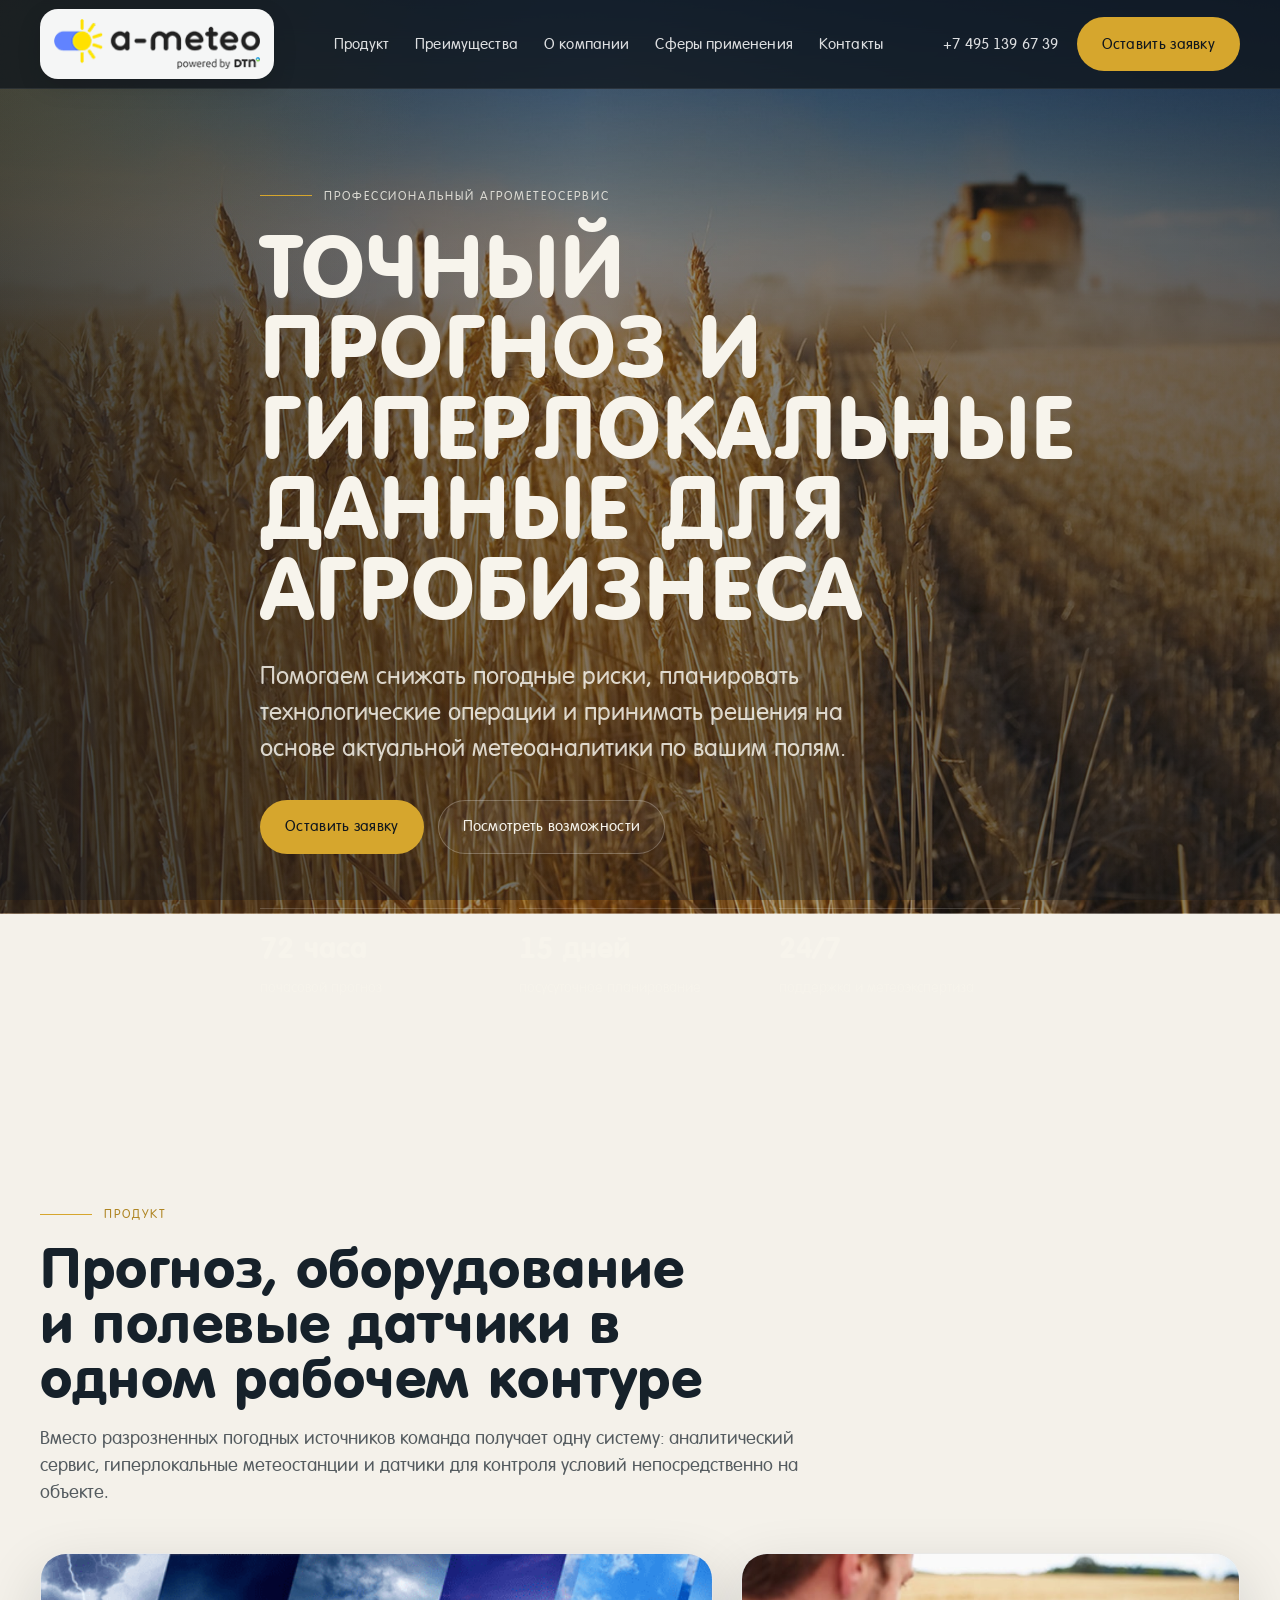
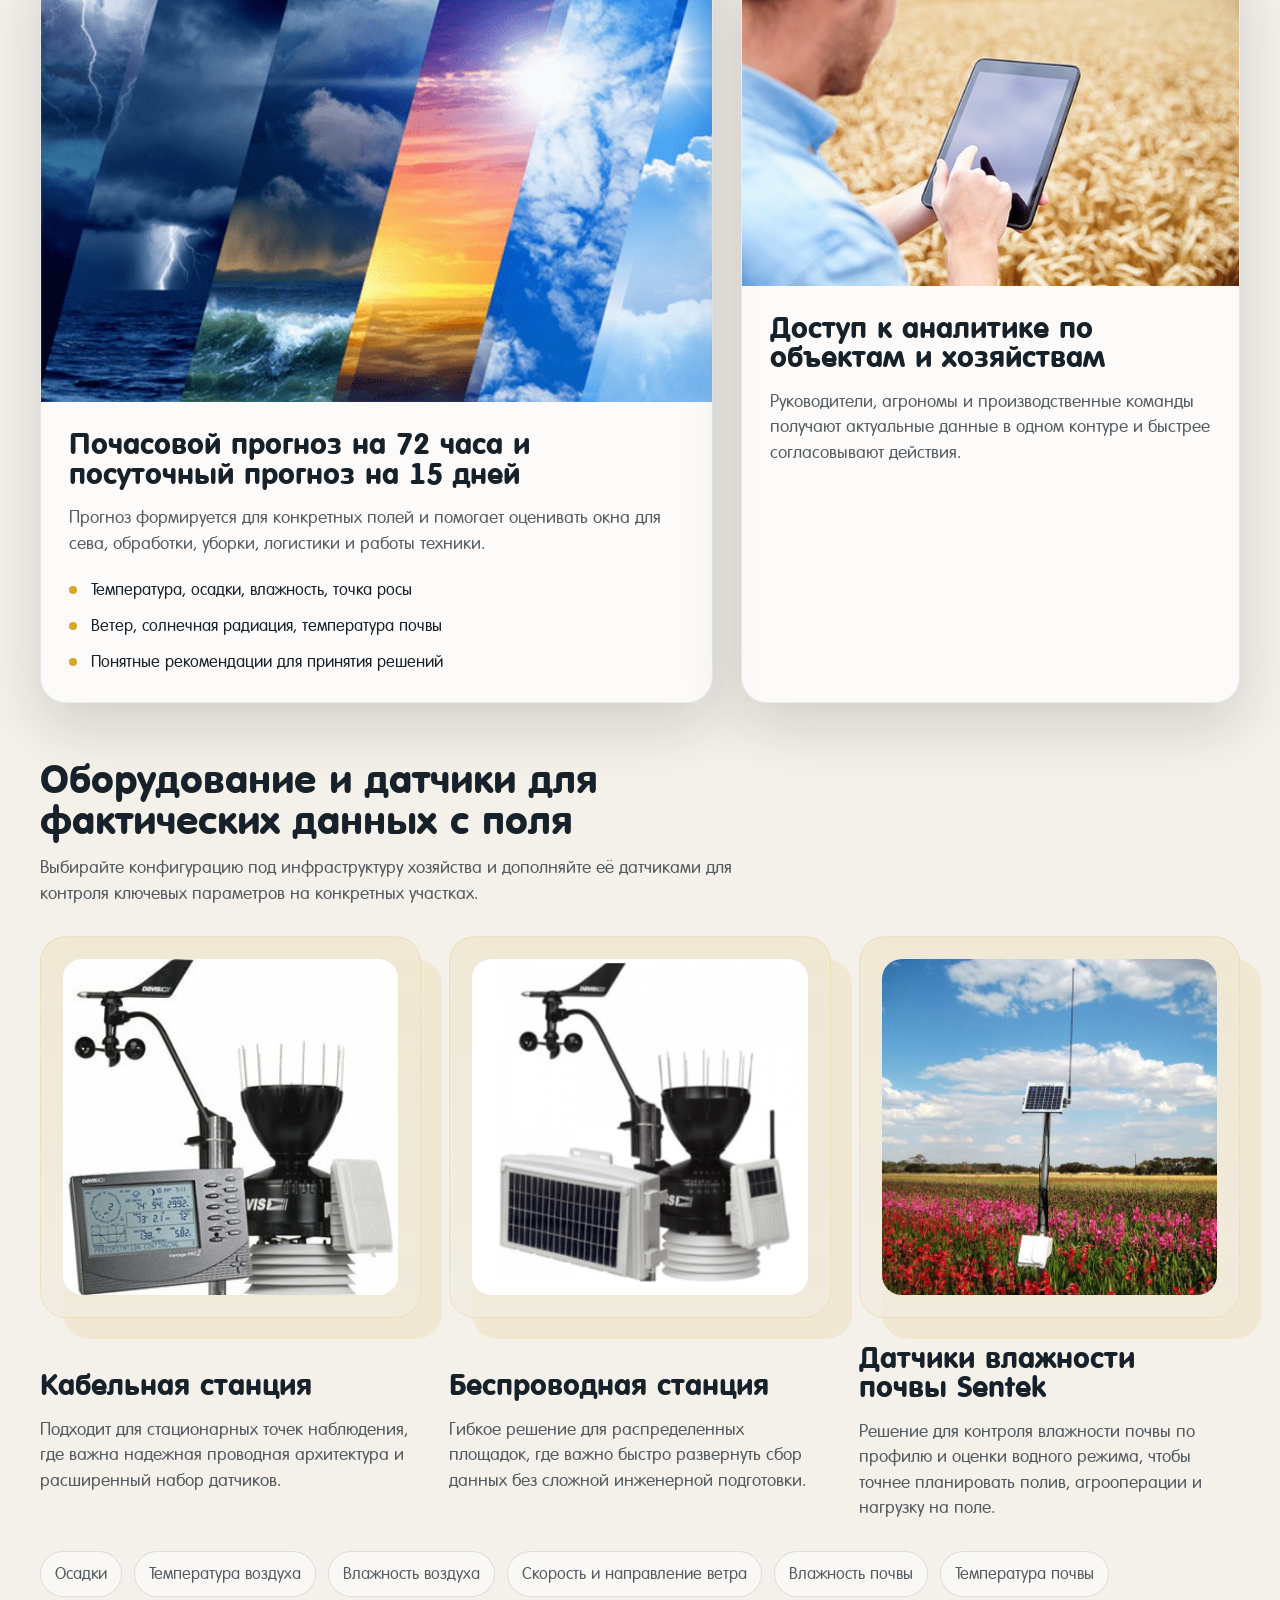
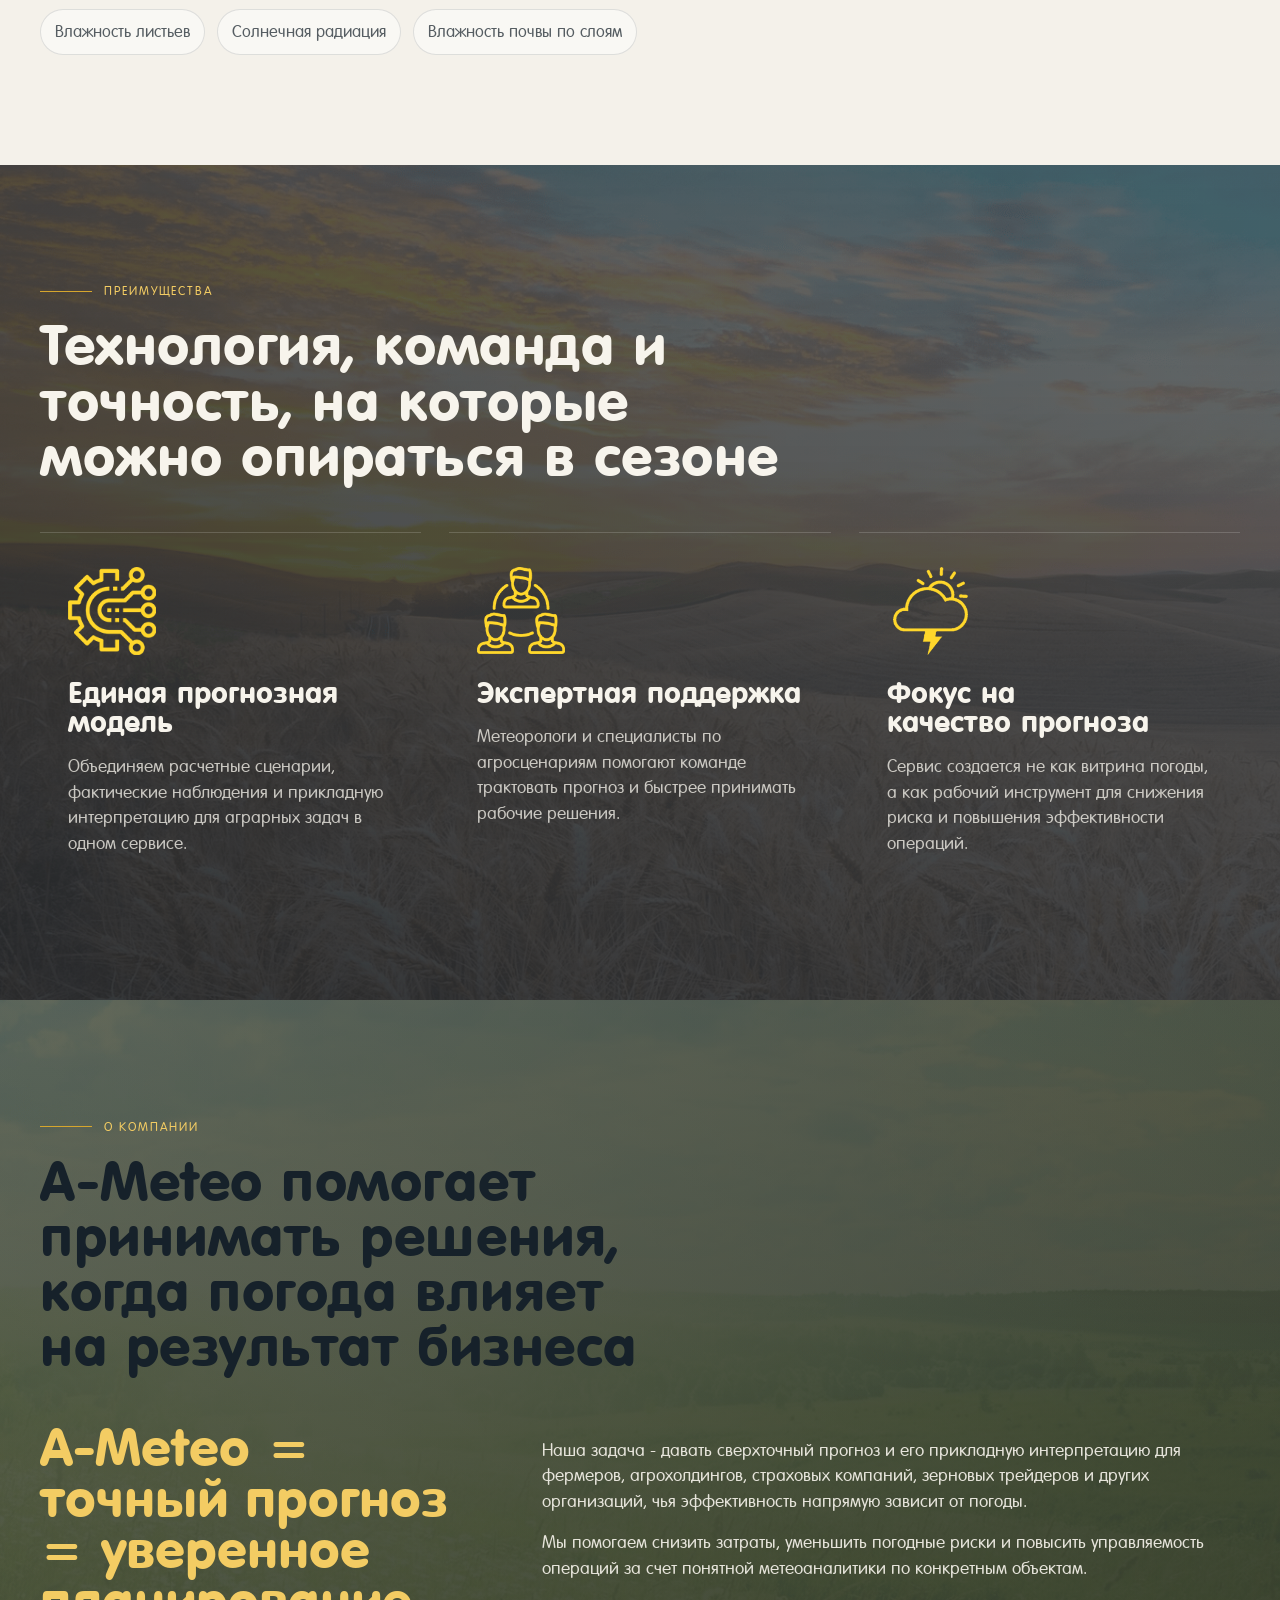
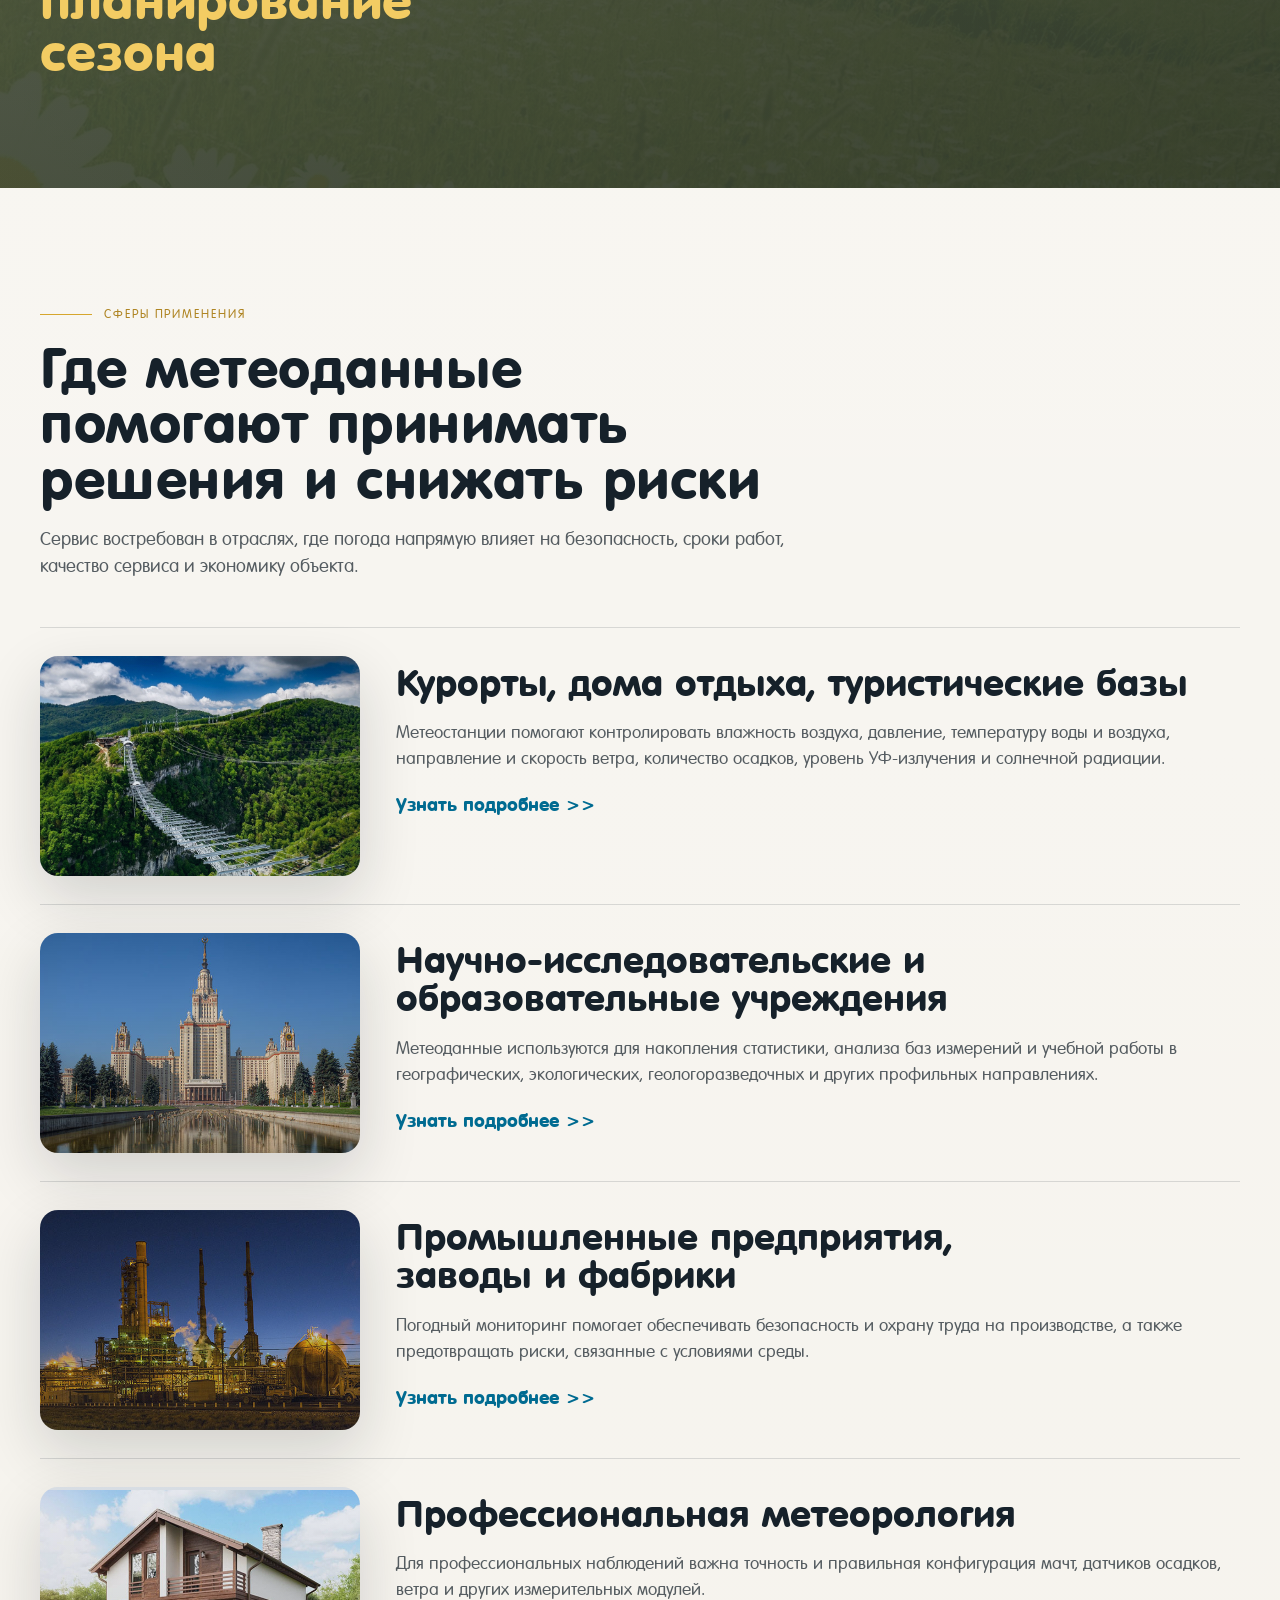
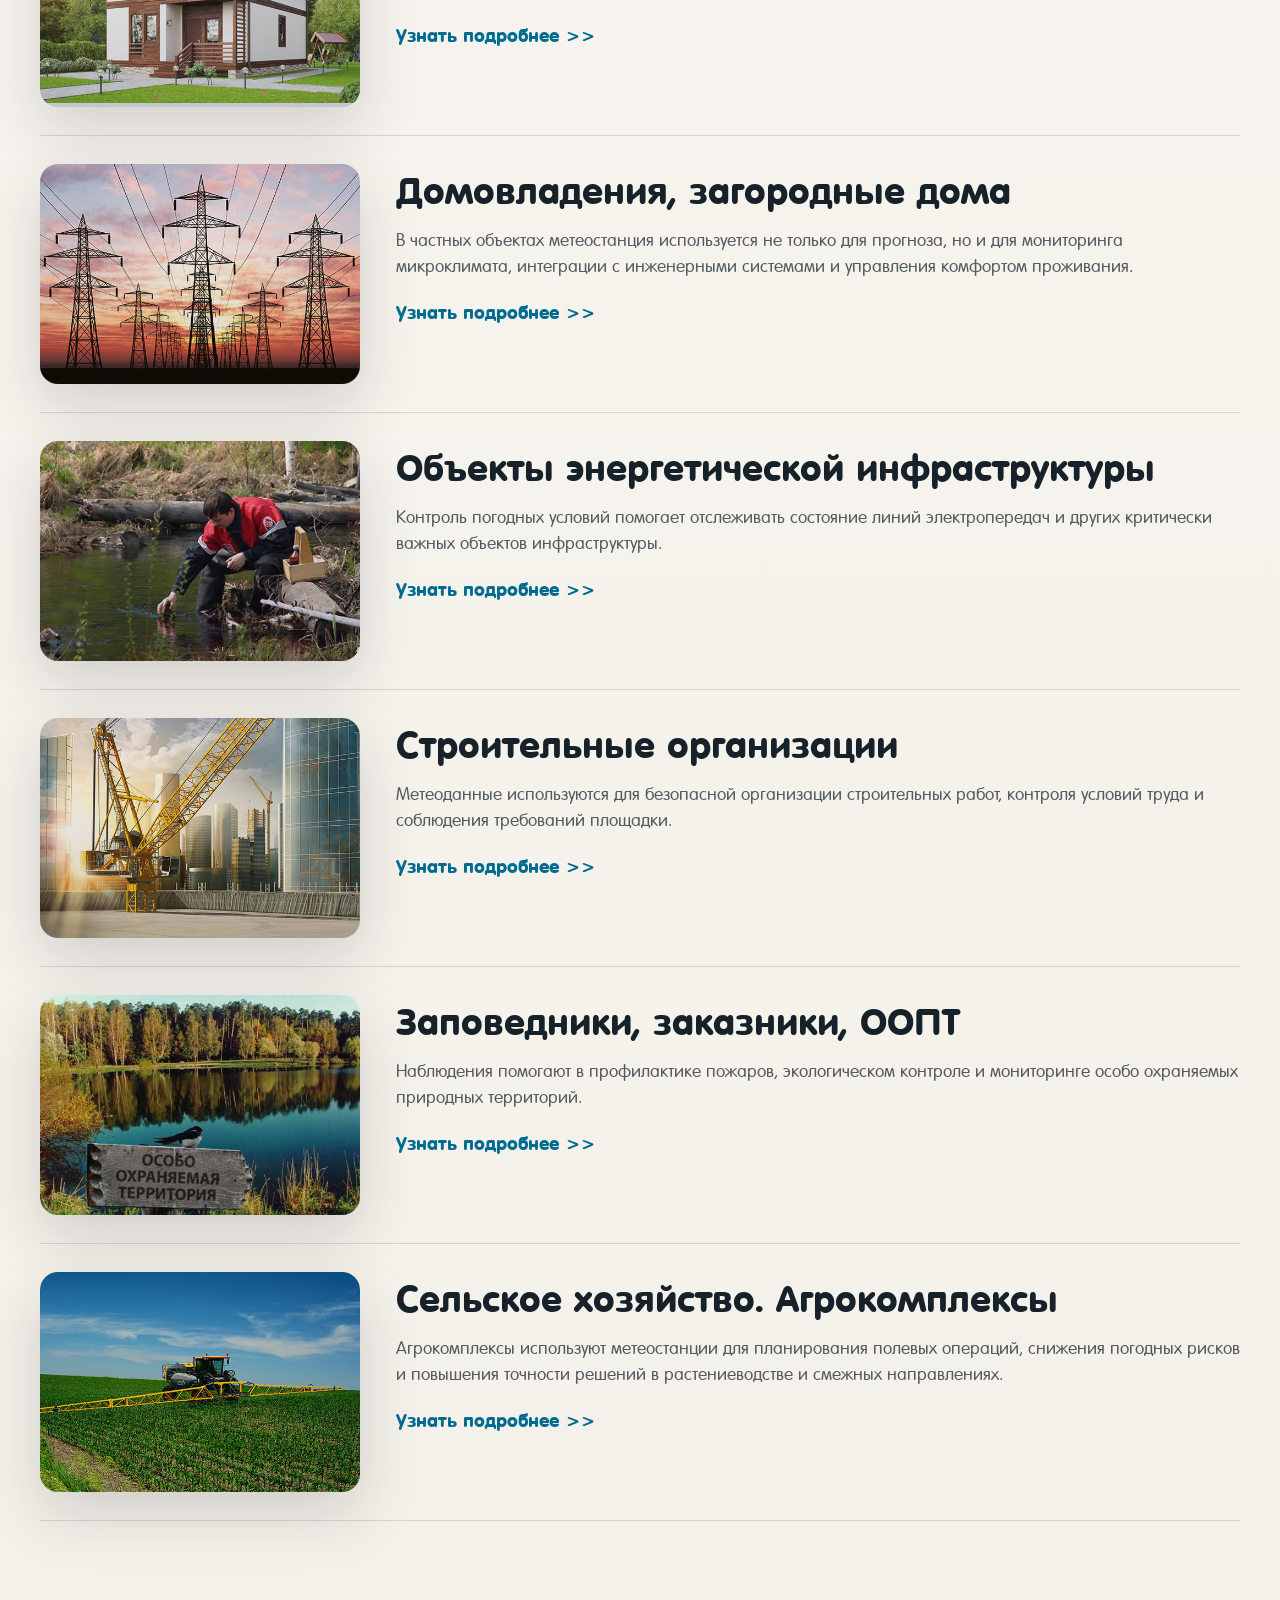
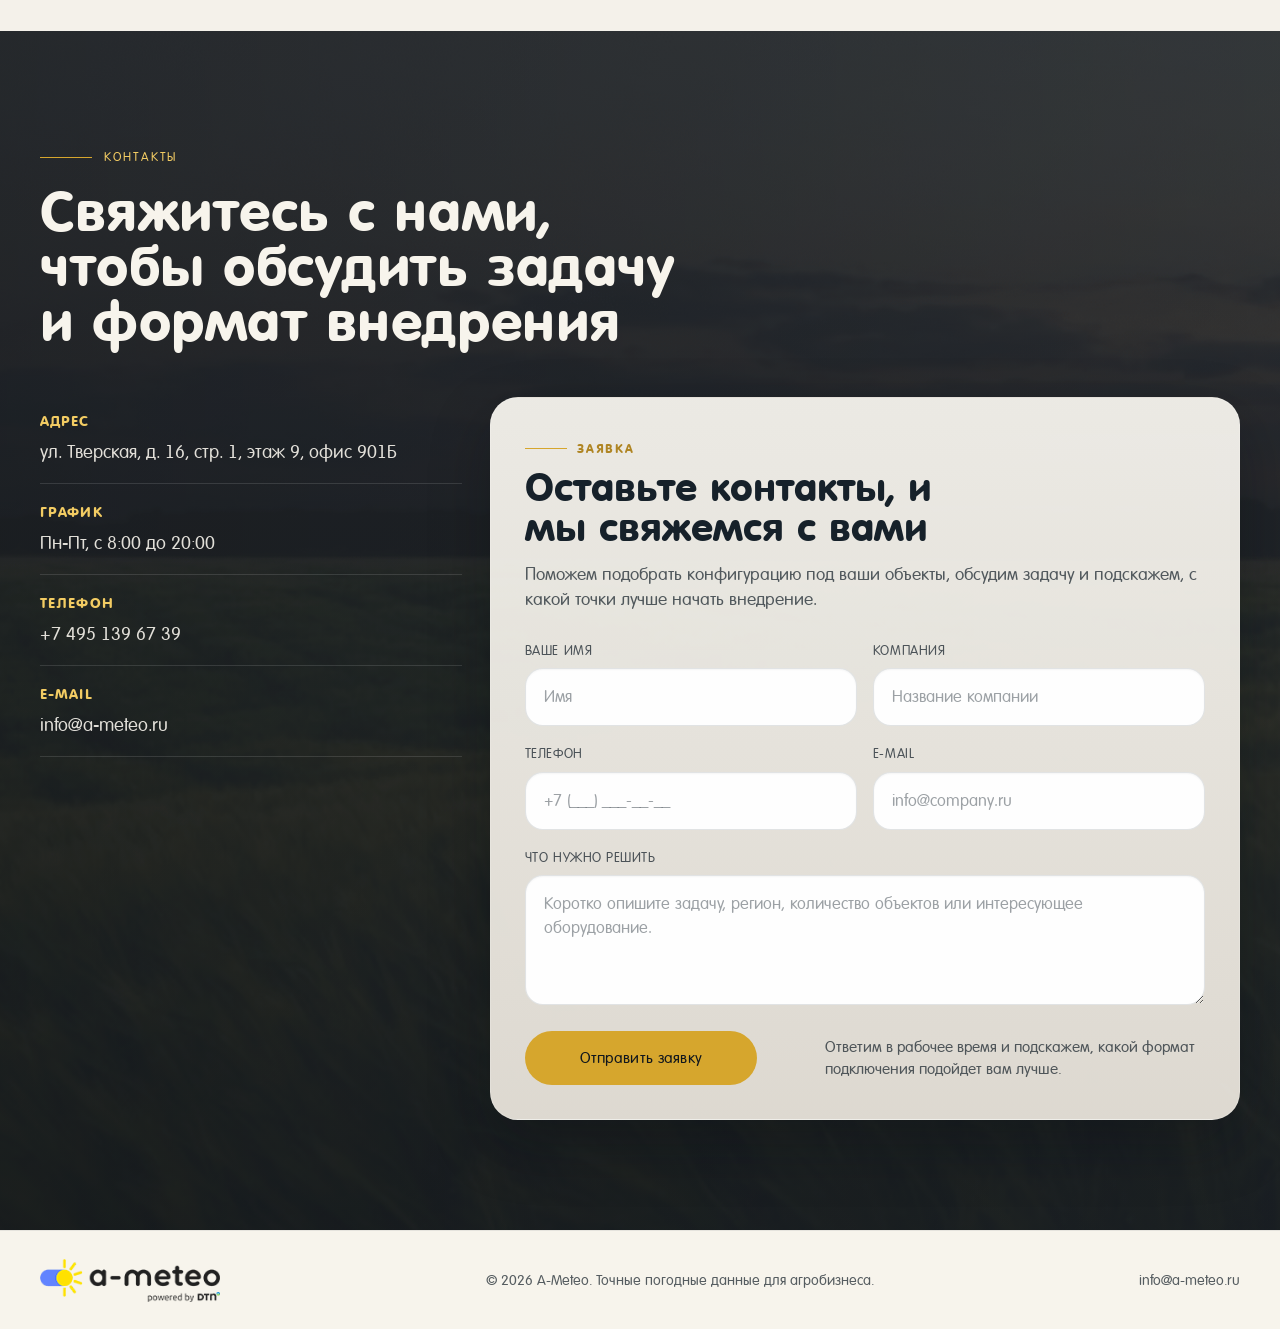
<file: index.html>
<!DOCTYPE html>
<html lang="ru">
<head>
  <meta charset="utf-8">
  <meta name="viewport" content="width=device-width, initial-scale=1">
  <meta name="color-scheme" content="light">
  <title>A-Meteo - точный агрометеосервис для планирования работ</title>
  <meta
    name="description"
    content="A-Meteo помогает агробизнесу принимать решения на основе точного прогноза, гиперлокальных метеостанций и профессиональной метеоаналитики."
  >
  <meta name="theme-color" content="#10161d">
  <link rel="apple-touch-icon" sizes="180x180" href="img/favicon/apple-touch-icon.png">
  <link rel="icon" type="image/png" sizes="32x32" href="img/favicon/favicon-32x32.png">
  <link rel="icon" type="image/png" sizes="16x16" href="img/favicon/favicon-16x16.png">
  <link rel="mask-icon" href="img/favicon/safari-pinned-tab.svg" color="#eb6246">
  <link rel="manifest" href="img/favicon/site.webmanifest">
  <link rel="shortcut icon" href="img/favicon/favicon.ico">
  <link rel="stylesheet" href="fonts/fonts.css">
  <link rel="stylesheet" href="css/main.css">
</head>
<body>
  <header class="site-header">
    <div class="container header-inner">
      <a class="brand" href="#top" aria-label="A-Meteo">
        <img src="img/logo.png" alt="A-Meteo">
      </a>
      <button class="nav-toggle" type="button" aria-expanded="false" aria-controls="site-nav">
        <span></span>
        <span></span>
      </button>
      <nav class="site-nav" id="site-nav">
        <a href="#solutions">Продукт</a>
        <a href="#advantages">Преимущества</a>
        <a href="#about">О компании</a>
        <a href="#applications">Сферы применения</a>
        <a href="#contacts">Контакты</a>
      </nav>
      <div class="header-actions">
        <a class="contact-link" href="tel:+74951396739">+7 495 139 67 39</a>
        <a class="button button-primary" href="#contacts">Оставить заявку</a>
      </div>
    </div>
  </header>

  <main id="top">
    <section class="hero section-dark">
      <div class="hero-media" aria-hidden="true"></div>
      <div class="hero-overlay" aria-hidden="true"></div>
      <div class="container hero-content">
        <div class="eyebrow reveal">Профессиональный агрометеосервис</div>
        <h1 class="reveal">
          Точный прогноз и гиперлокальные данные
          для агробизнеса
        </h1>
        <p class="hero-lead reveal">
          Помогаем снижать погодные риски, планировать технологические операции
          и принимать решения на основе актуальной метеоаналитики по вашим полям.
        </p>
        <div class="hero-actions reveal">
          <a class="button button-primary" href="#contacts">Оставить заявку</a>
          <a class="button button-secondary" href="#solutions">Посмотреть возможности</a>
        </div>
        <ul class="hero-metrics reveal">
          <li>
            <strong>72 часа</strong>
            <span>почасовой прогноз</span>
          </li>
          <li>
            <strong>15 дней</strong>
            <span>посусуточное планирование</span>
          </li>
          <li>
            <strong>24/7</strong>
            <span>поддержка и метеоэкспертиза</span>
          </li>
        </ul>
      </div>
    </section>

    <section class="section intro" id="solutions">
      <div class="container">
        <div class="section-head reveal">
          <span class="section-kicker">Продукт</span>
          <h2>Прогноз, оборудование и полевые датчики в одном рабочем контуре</h2>
          <p>
            Вместо разрозненных погодных источников команда получает одну систему:
            аналитический сервис, гиперлокальные метеостанции и датчики для контроля
            условий непосредственно на объекте.
          </p>
        </div>

        <div class="feature-grid">
          <article class="feature feature-large reveal">
            <div class="feature-image">
              <img src="img/prod_img_1.png" alt="Погодные сценарии">
            </div>
            <div class="feature-copy">
              <h3>Почасовой прогноз на 72 часа и посуточный прогноз на 15 дней</h3>
              <p>
                Прогноз формируется для конкретных полей и помогает оценивать окна
                для сева, обработки, уборки, логистики и работы техники.
              </p>
              <ul class="feature-list">
                <li>Температура, осадки, влажность, точка росы</li>
                <li>Ветер, солнечная радиация, температура почвы</li>
                <li>Понятные рекомендации для принятия решений</li>
              </ul>
            </div>
          </article>

          <article class="feature reveal">
            <div class="feature-image">
              <img src="img/prod_img_2.jpg" alt="Работа с полем и планшетом">
            </div>
            <div class="feature-copy">
              <h3>Доступ к аналитике по объектам и хозяйствам</h3>
              <p>
                Руководители, агрономы и производственные команды получают
                актуальные данные в одном контуре и быстрее согласовывают действия.
              </p>
            </div>
          </article>
        </div>

        <div class="section-subhead reveal">
          <h3>Оборудование и датчики для фактических данных с поля</h3>
          <p>
            Выбирайте конфигурацию под инфраструктуру хозяйства и дополняйте её
            датчиками для контроля ключевых параметров на конкретных участках.
          </p>
        </div>

        <div class="station-grid">
          <article class="station-card reveal">
            <div class="station-art">
              <img src="img/attachment.png" alt="Кабельная метеостанция">
            </div>
            <div class="station-copy">
              <h3>Кабельная станция</h3>
              <p>
                Подходит для стационарных точек наблюдения, где важна надежная
                проводная архитектура и расширенный набор датчиков.
              </p>
            </div>
          </article>

          <article class="station-card reveal">
            <div class="station-art">
              <img src="img/attachment_2.png" alt="Беспроводная метеостанция">
            </div>
            <div class="station-copy">
              <h3>Беспроводная станция</h3>
              <p>
                Гибкое решение для распределенных площадок, где важно быстро
                развернуть сбор данных без сложной инженерной подготовки.
              </p>
            </div>
          </article>

          <article class="station-card reveal">
            <div class="station-art">
              <img src="img/sentek.jpg" alt="Датчики влажности почвы Sentek">
            </div>
            <div class="station-copy">
              <h3>Датчики влажности почвы Sentek</h3>
              <p>
                Решение для контроля влажности почвы по профилю и оценки водного
                режима, чтобы точнее планировать полив, агрооперации и нагрузку на поле.
              </p>
            </div>
          </article>
        </div>

        <div class="sensor-strip reveal">
          <span>Осадки</span>
          <span>Температура воздуха</span>
          <span>Влажность воздуха</span>
          <span>Скорость и направление ветра</span>
          <span>Влажность почвы</span>
          <span>Температура почвы</span>
          <span>Влажность листьев</span>
          <span>Солнечная радиация</span>
          <span>Влажность почвы по слоям</span>
        </div>
      </div>
    </section>

    <section class="section section-dark advantages" id="advantages">
      <div class="advantages-media" aria-hidden="true"></div>
      <div class="advantages-overlay" aria-hidden="true"></div>
      <div class="container advantages-content">
        <div class="section-head reveal">
          <span class="section-kicker">Преимущества</span>
          <h2>Технология, команда и точность, на которые можно опираться в сезоне</h2>
        </div>

        <div class="advantage-grid">
          <article class="advantage-item reveal">
            <img src="img/advantage_icon_1.png" alt="">
            <h3>Единая прогнозная модель</h3>
            <p>
              Объединяем расчетные сценарии, фактические наблюдения и прикладную
              интерпретацию для аграрных задач в одном сервисе.
            </p>
          </article>

          <article class="advantage-item reveal">
            <img src="img/advantage_icon_2.png" alt="">
            <h3>Экспертная поддержка</h3>
            <p>
              Метеорологи и специалисты по агросценариям помогают команде
              трактовать прогноз и быстрее принимать рабочие решения.
            </p>
          </article>

          <article class="advantage-item reveal">
            <img src="img/advantage_icon_3.png" alt="">
            <h3>Фокус на качество прогноза</h3>
            <p>
              Сервис создается не как витрина погоды, а как рабочий инструмент
              для снижения риска и повышения эффективности операций.
            </p>
          </article>
        </div>
      </div>
    </section>

    <section class="section about" id="about">
      <div class="about-media" aria-hidden="true"></div>
      <div class="about-overlay" aria-hidden="true"></div>
      <div class="container about-content">
        <div class="section-head reveal">
          <span class="section-kicker">О компании</span>
          <h2>A-Meteo помогает принимать решения, когда погода влияет на результат бизнеса</h2>
        </div>

        <div class="about-grid">
          <div class="about-statement reveal">
            <p class="highlight">A-Meteo = точный прогноз = уверенное планирование сезона</p>
          </div>
          <div class="about-text reveal">
            <p>
              Наша задача - давать сверхточный прогноз и его прикладную интерпретацию
              для фермеров, агрохолдингов, страховых компаний, зерновых трейдеров и
              других организаций, чья эффективность напрямую зависит от погоды.
            </p>
            <p>
              Мы помогаем снизить затраты, уменьшить погодные риски и повысить
              управляемость операций за счет понятной метеоаналитики по конкретным объектам.
            </p>
          </div>
        </div>
      </div>
    </section>

    <section class="section applications" id="applications">
      <div class="container">
        <div class="section-head reveal">
          <span class="section-kicker">Сферы применения</span>
          <h2>Где метеоданные помогают принимать решения и снижать риски</h2>
          <p>
            Сервис востребован в отраслях, где погода напрямую влияет на безопасность,
            сроки работ, качество сервиса и экономику объекта.
          </p>
        </div>

        <div class="application-list">
          <article class="application-item reveal">
            <div class="application-thumb application-thumb-resort"></div>
            <div class="application-copy">
              <h3>Курорты, дома отдыха, туристические базы</h3>
              <p>
                Метеостанции помогают контролировать влажность воздуха, давление,
                температуру воды и воздуха, направление и скорость ветра, количество
                осадков, уровень УФ-излучения и солнечной радиации.
              </p>
              <a href="#contacts">Узнать подробнее &gt;&gt;</a>
            </div>
          </article>

          <article class="application-item reveal">
            <div class="application-thumb application-thumb-science"></div>
            <div class="application-copy">
              <h3>Научно-исследовательские и образовательные учреждения</h3>
              <p>
                Метеоданные используются для накопления статистики, анализа баз
                измерений и учебной работы в географических, экологических,
                геологоразведочных и других профильных направлениях.
              </p>
              <a href="#contacts">Узнать подробнее &gt;&gt;</a>
            </div>
          </article>

          <article class="application-item reveal">
            <div class="application-thumb application-thumb-industry"></div>
            <div class="application-copy">
              <h3>Промышленные предприятия, заводы и фабрики</h3>
              <p>
                Погодный мониторинг помогает обеспечивать безопасность и охрану труда
                на производстве, а также предотвращать риски, связанные с условиями среды.
              </p>
              <a href="#contacts">Узнать подробнее &gt;&gt;</a>
            </div>
          </article>

          <article class="application-item reveal">
            <div class="application-thumb application-thumb-meteo"></div>
            <div class="application-copy">
              <h3>Профессиональная метеорология</h3>
              <p>
                Для профессиональных наблюдений важна точность и правильная конфигурация
                мачт, датчиков осадков, ветра и других измерительных модулей.
              </p>
              <a href="#contacts">Узнать подробнее &gt;&gt;</a>
            </div>
          </article>

          <article class="application-item reveal">
            <div class="application-thumb application-thumb-home"></div>
            <div class="application-copy">
              <h3>Домовладения, загородные дома</h3>
              <p>
                В частных объектах метеостанция используется не только для прогноза,
                но и для мониторинга микроклимата, интеграции с инженерными системами
                и управления комфортом проживания.
              </p>
              <a href="#contacts">Узнать подробнее &gt;&gt;</a>
            </div>
          </article>

          <article class="application-item reveal">
            <div class="application-thumb application-thumb-energy"></div>
            <div class="application-copy">
              <h3>Объекты энергетической инфраструктуры</h3>
              <p>
                Контроль погодных условий помогает отслеживать состояние линий
                электропередач и других критически важных объектов инфраструктуры.
              </p>
              <a href="#contacts">Узнать подробнее &gt;&gt;</a>
            </div>
          </article>

          <article class="application-item reveal">
            <div class="application-thumb application-thumb-build"></div>
            <div class="application-copy">
              <h3>Строительные организации</h3>
              <p>
                Метеоданные используются для безопасной организации строительных работ,
                контроля условий труда и соблюдения требований площадки.
              </p>
              <a href="#contacts">Узнать подробнее &gt;&gt;</a>
            </div>
          </article>

          <article class="application-item reveal">
            <div class="application-thumb application-thumb-reserve"></div>
            <div class="application-copy">
              <h3>Заповедники, заказники, ООПТ</h3>
              <p>
                Наблюдения помогают в профилактике пожаров, экологическом контроле
                и мониторинге особо охраняемых природных территорий.
              </p>
              <a href="#contacts">Узнать подробнее &gt;&gt;</a>
            </div>
          </article>

          <article class="application-item reveal">
            <div class="application-thumb application-thumb-agro"></div>
            <div class="application-copy">
              <h3>Сельское хозяйство. Агрокомплексы</h3>
              <p>
                Агрокомплексы используют метеостанции для планирования полевых
                операций, снижения погодных рисков и повышения точности решений
                в растениеводстве и смежных направлениях.
              </p>
              <a href="#contacts">Узнать подробнее &gt;&gt;</a>
            </div>
          </article>
        </div>
      </div>
    </section>

    <section class="section contacts" id="contacts">
      <div class="contacts-media" aria-hidden="true"></div>
      <div class="contacts-overlay" aria-hidden="true"></div>
      <div class="container contacts-content">
        <div class="section-head reveal">
          <span class="section-kicker">Контакты</span>
          <h2>Свяжитесь с нами, чтобы обсудить задачу и формат внедрения</h2>
        </div>

        <div class="contacts-grid">
          <div class="contacts-list reveal">
            <div class="contact-row">
              <strong>Адрес</strong>
              <span>ул. Тверская, д. 16, стр. 1, этаж 9, офис 901Б</span>
            </div>
            <div class="contact-row">
              <strong>График</strong>
              <span>Пн-Пт, с 8:00 до 20:00</span>
            </div>
            <div class="contact-row">
              <strong>Телефон</strong>
              <a href="tel:+74951396739">+7 495 139 67 39</a>
            </div>
            <div class="contact-row">
              <strong>E-mail</strong>
              <a href="mailto:info@a-meteo.ru">info@a-meteo.ru</a>
            </div>
          </div>

          <form class="contact-form reveal" data-demo-form>
            <div class="contact-form-head">
              <span class="contact-form-kicker">Заявка</span>
              <h3>Оставьте контакты, и мы свяжемся с вами</h3>
              <p>
                Поможем подобрать конфигурацию под ваши объекты, обсудим задачу
                и подскажем, с какой точки лучше начать внедрение.
              </p>
            </div>

            <div class="contact-form-grid">
              <label class="field">
                <span>Ваше имя</span>
                <input type="text" name="name" placeholder="Имя" autocomplete="name">
              </label>
              <label class="field">
                <span>Компания</span>
                <input type="text" name="company" placeholder="Название компании" autocomplete="organization">
              </label>
              <label class="field">
                <span>Телефон</span>
                <input type="tel" name="phone" placeholder="+7 (___) ___-__-__" autocomplete="tel">
              </label>
              <label class="field">
                <span>E-mail</span>
                <input type="email" name="email" placeholder="info@company.ru" autocomplete="email">
              </label>
              <label class="field field-wide">
                <span>Что нужно решить</span>
                <textarea
                  name="message"
                  rows="4"
                  placeholder="Коротко опишите задачу, регион, количество объектов или интересующее оборудование."
                ></textarea>
              </label>
            </div>

            <div class="contact-form-actions">
              <button class="button button-primary" type="submit">Отправить заявку</button>
              <p>Ответим в рабочее время и подскажем, какой формат подключения подойдет вам лучше.</p>
            </div>
          </form>
        </div>
      </div>
    </section>
  </main>

  <footer class="site-footer">
    <div class="container footer-inner">
      <a class="brand footer-brand" href="#top" aria-label="A-Meteo">
        <img src="img/logo.png" alt="A-Meteo">
      </a>
      <p>© 2026 A-Meteo. Точные погодные данные для агробизнеса.</p>
      <a href="mailto:info@a-meteo.ru">info@a-meteo.ru</a>
    </div>
  </footer>

  <script src="js/main.js"></script>
</body>
</html>
</file>
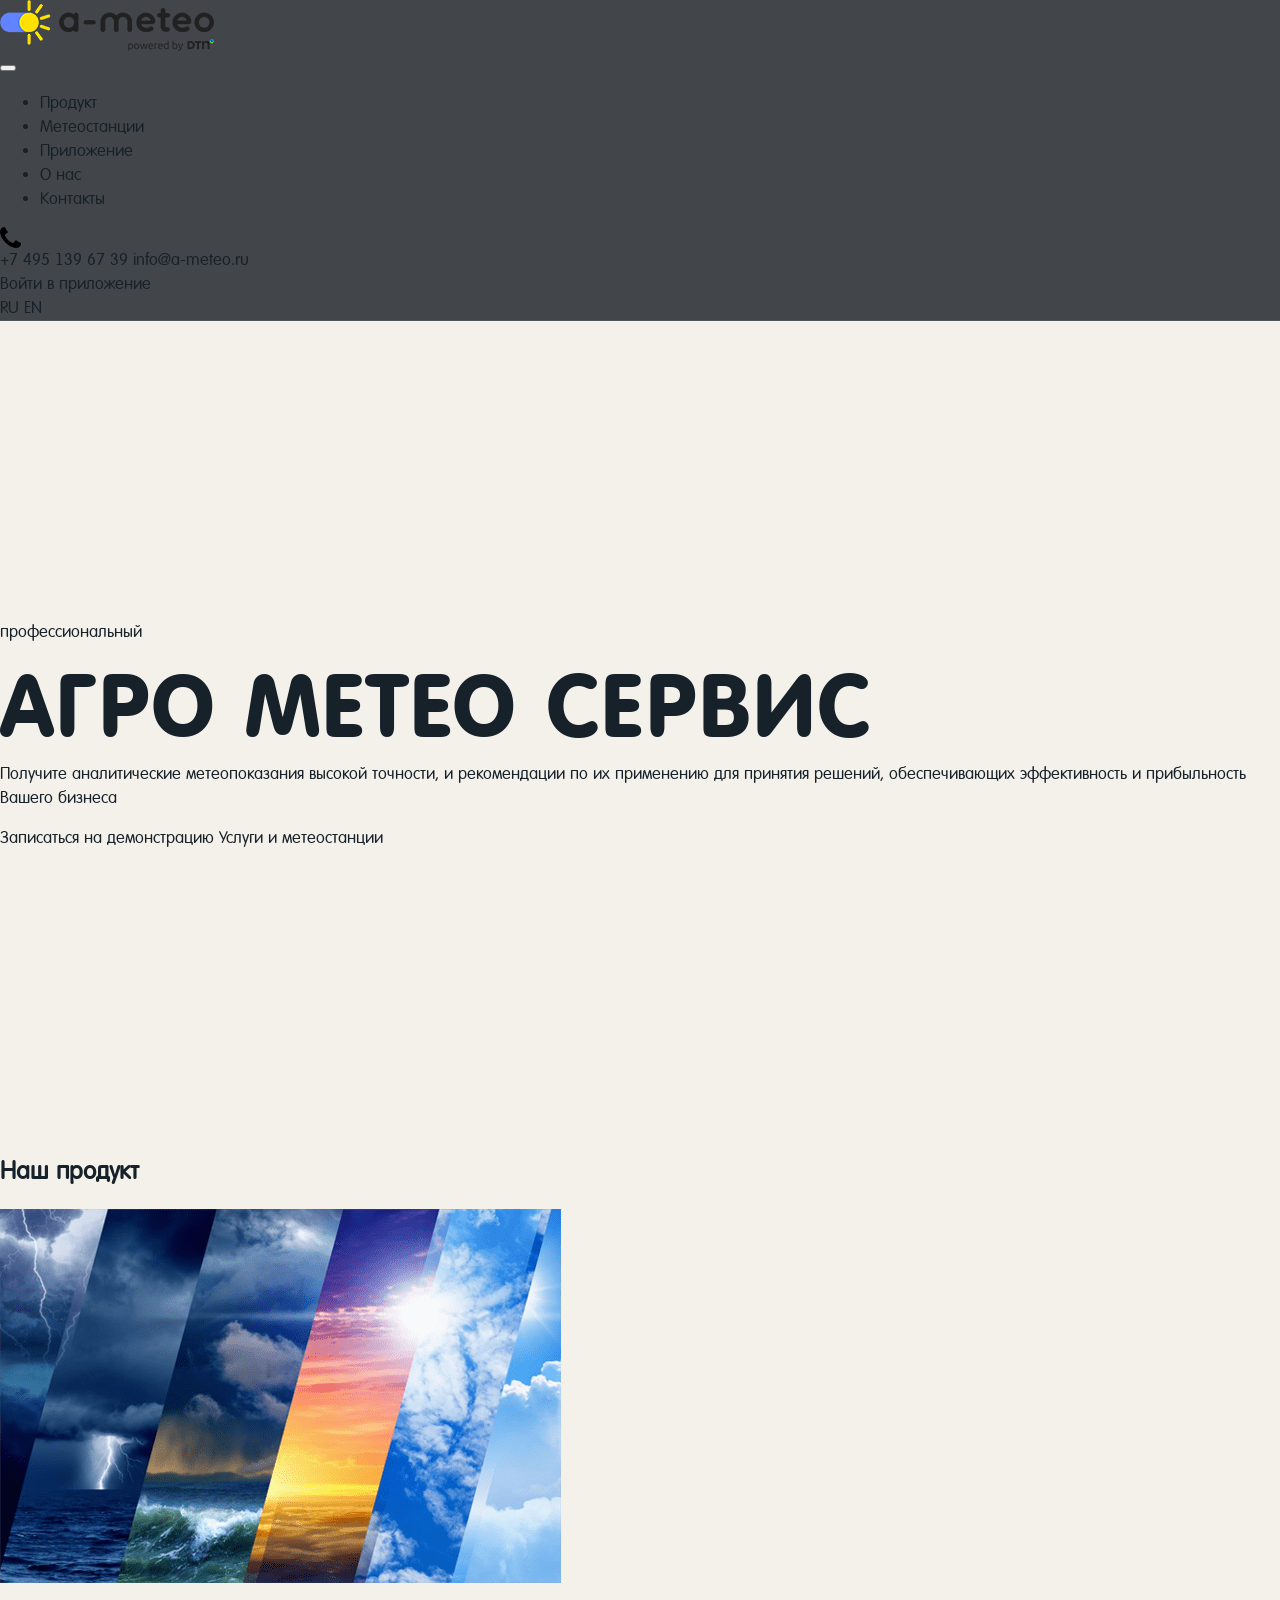
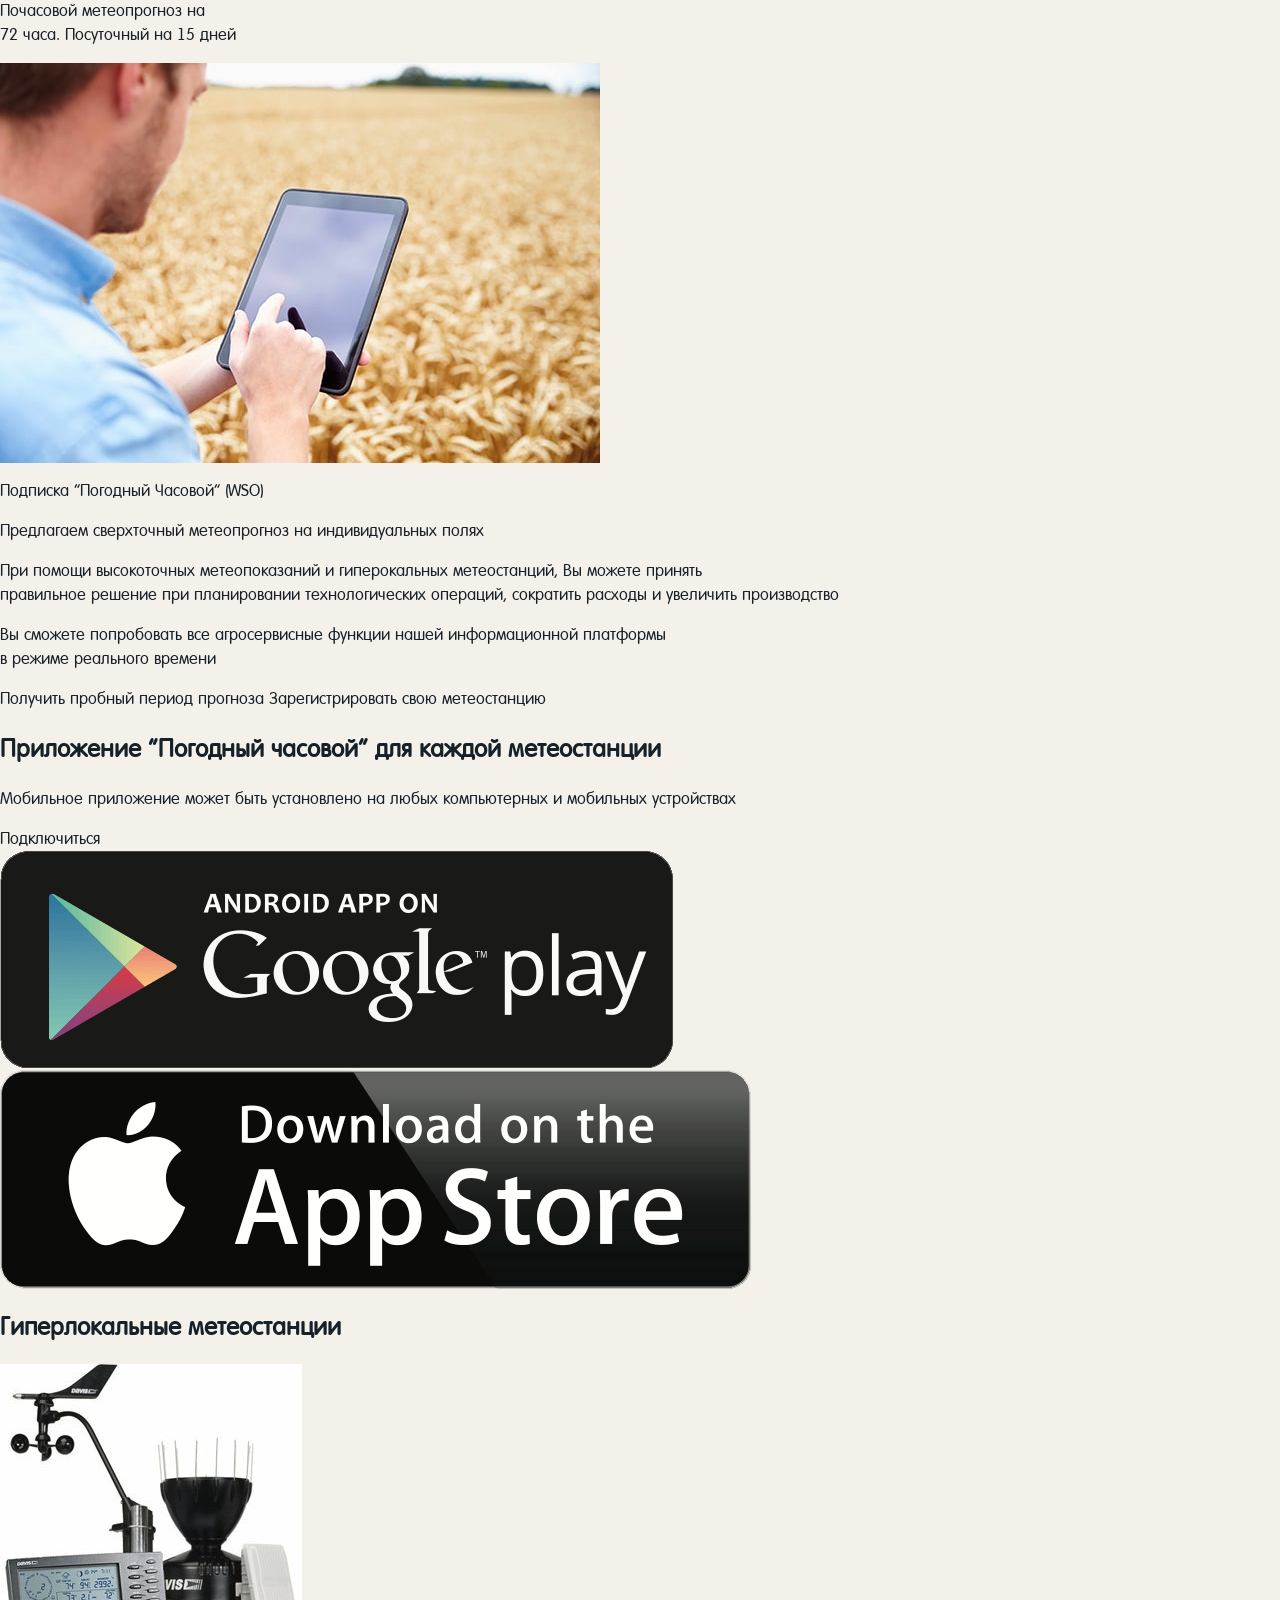
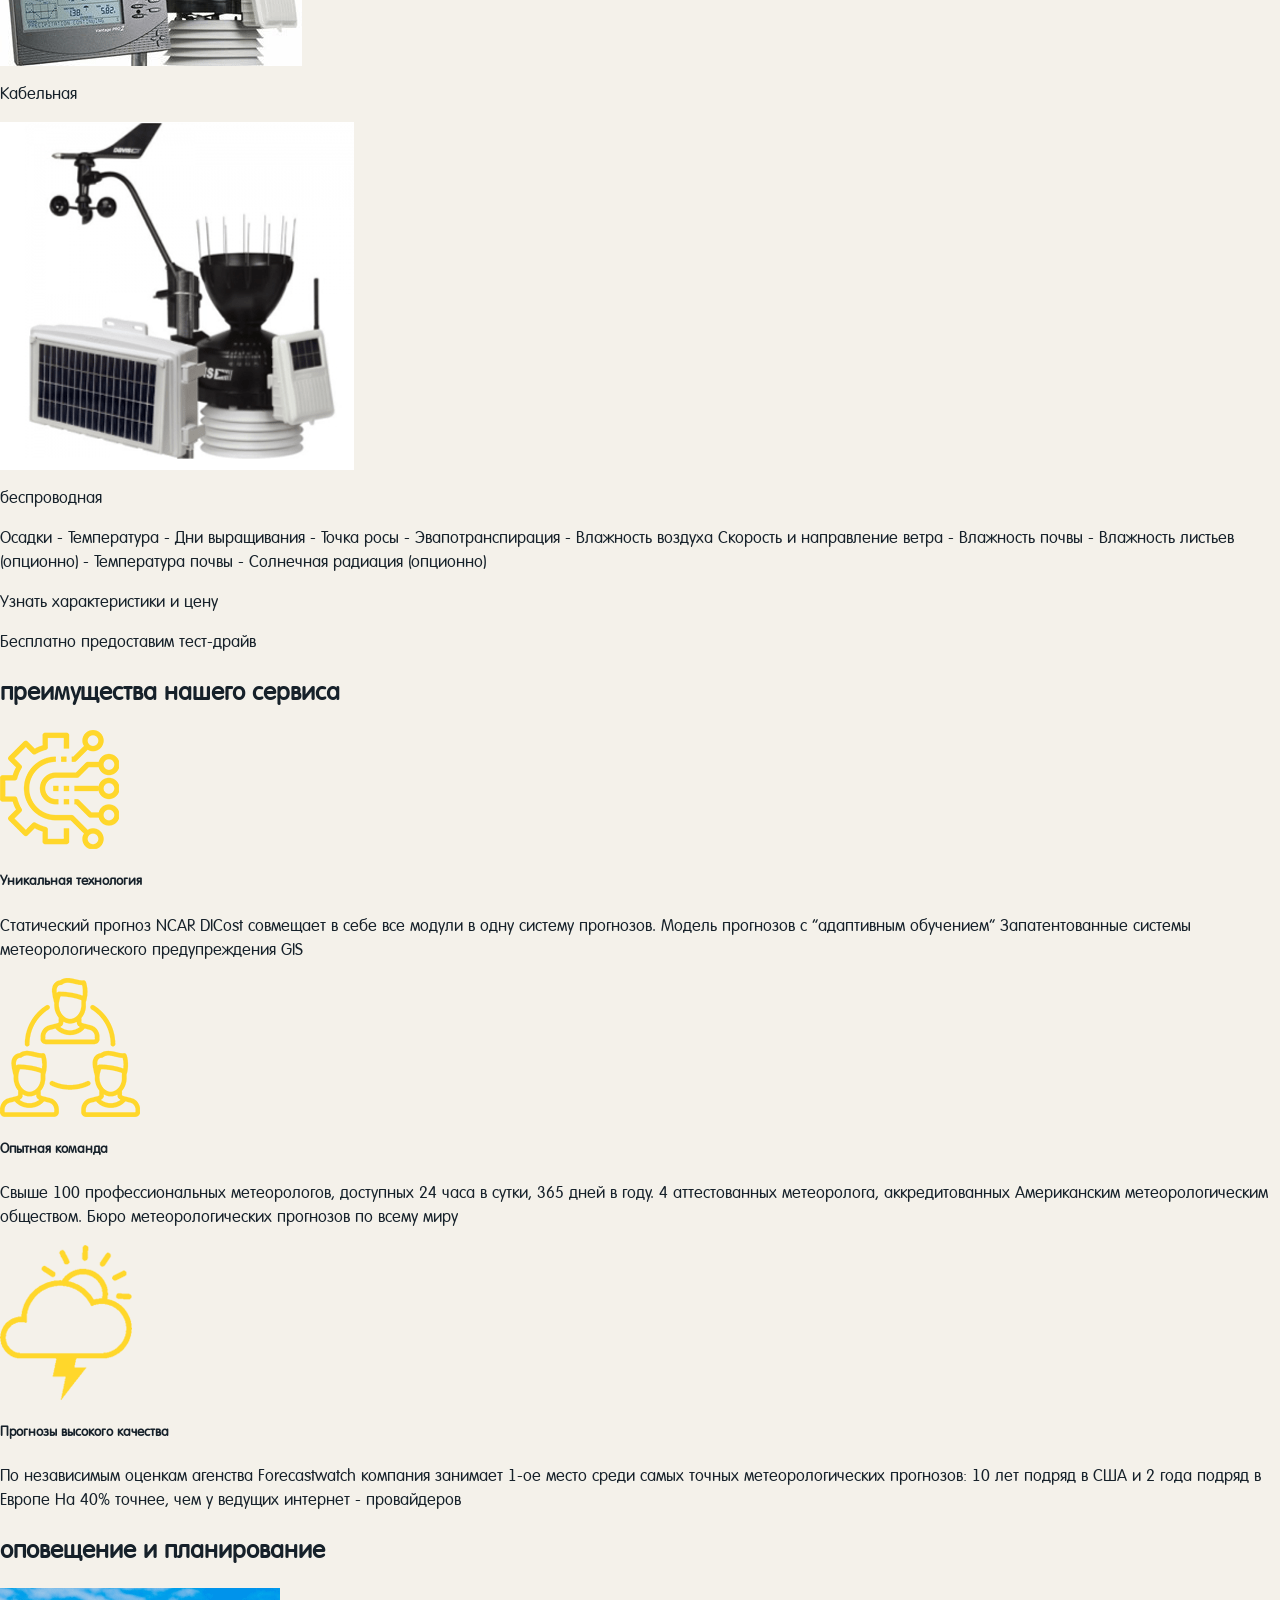
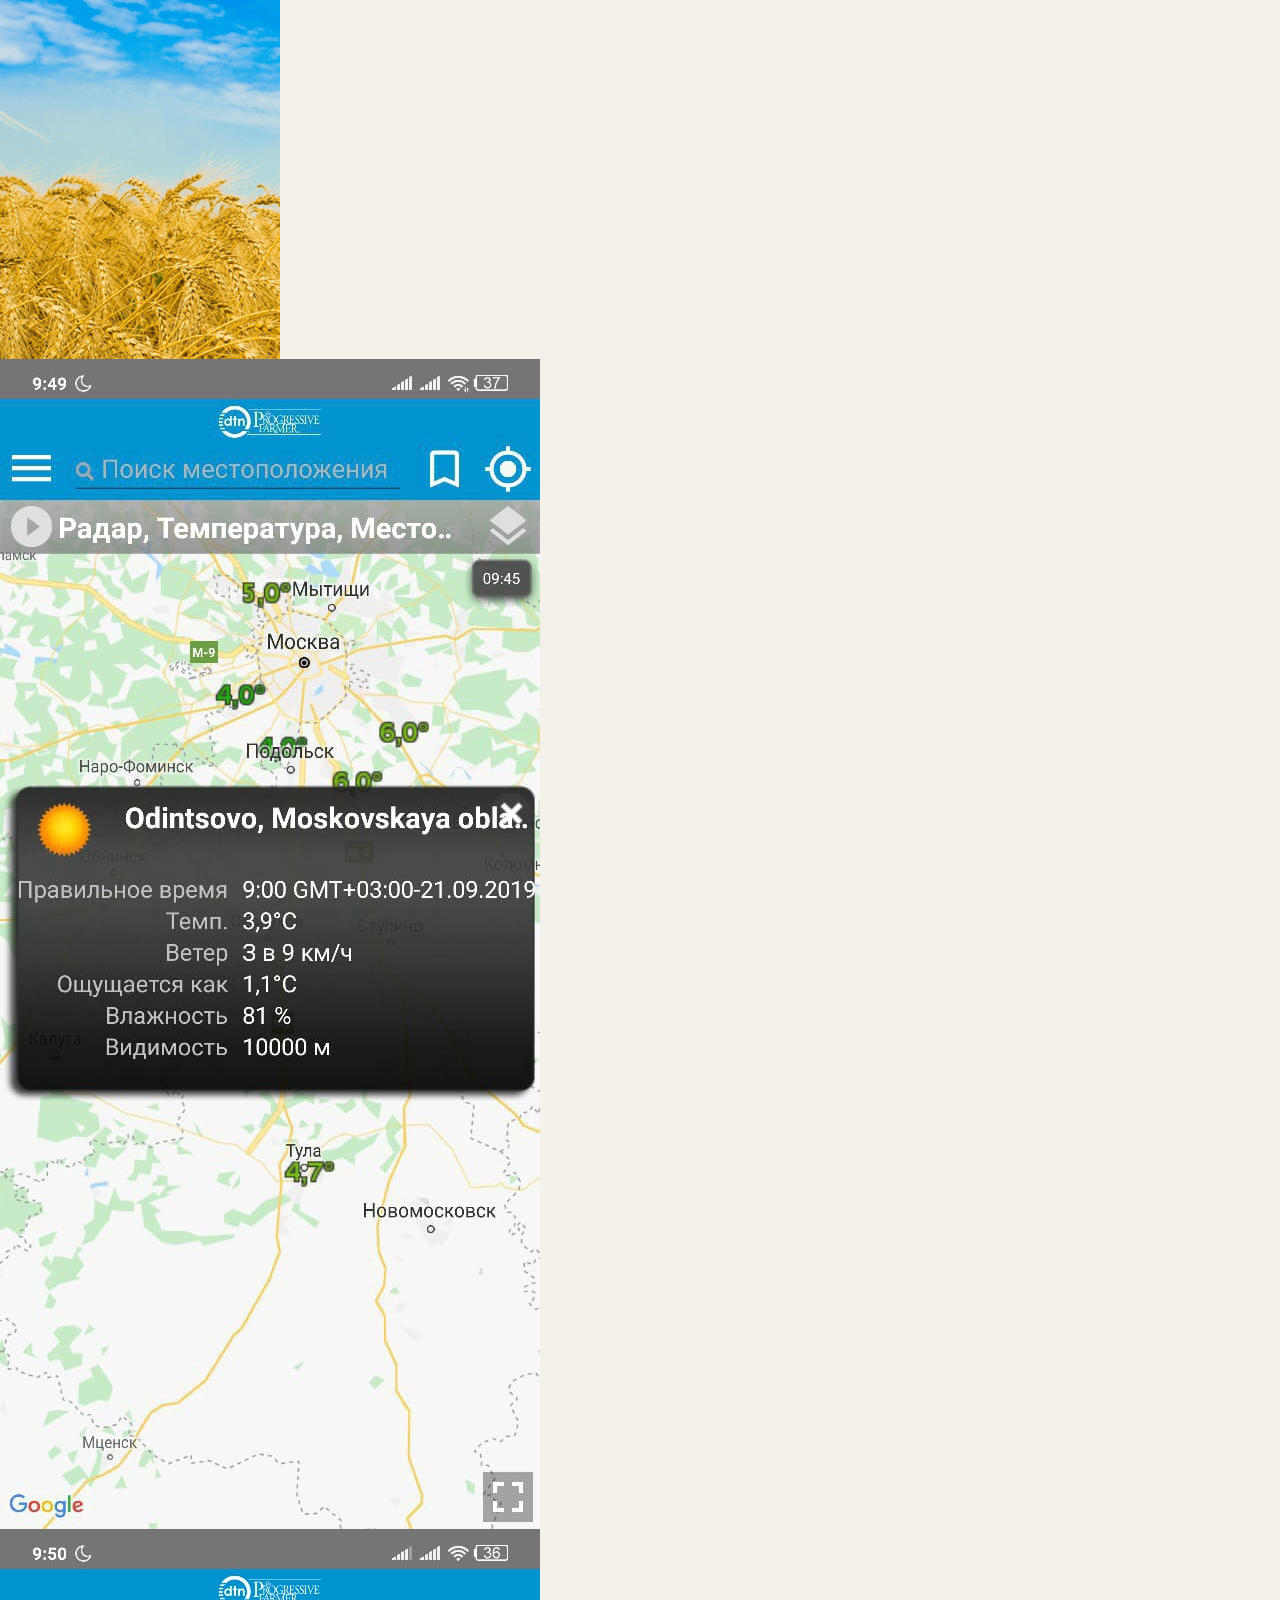
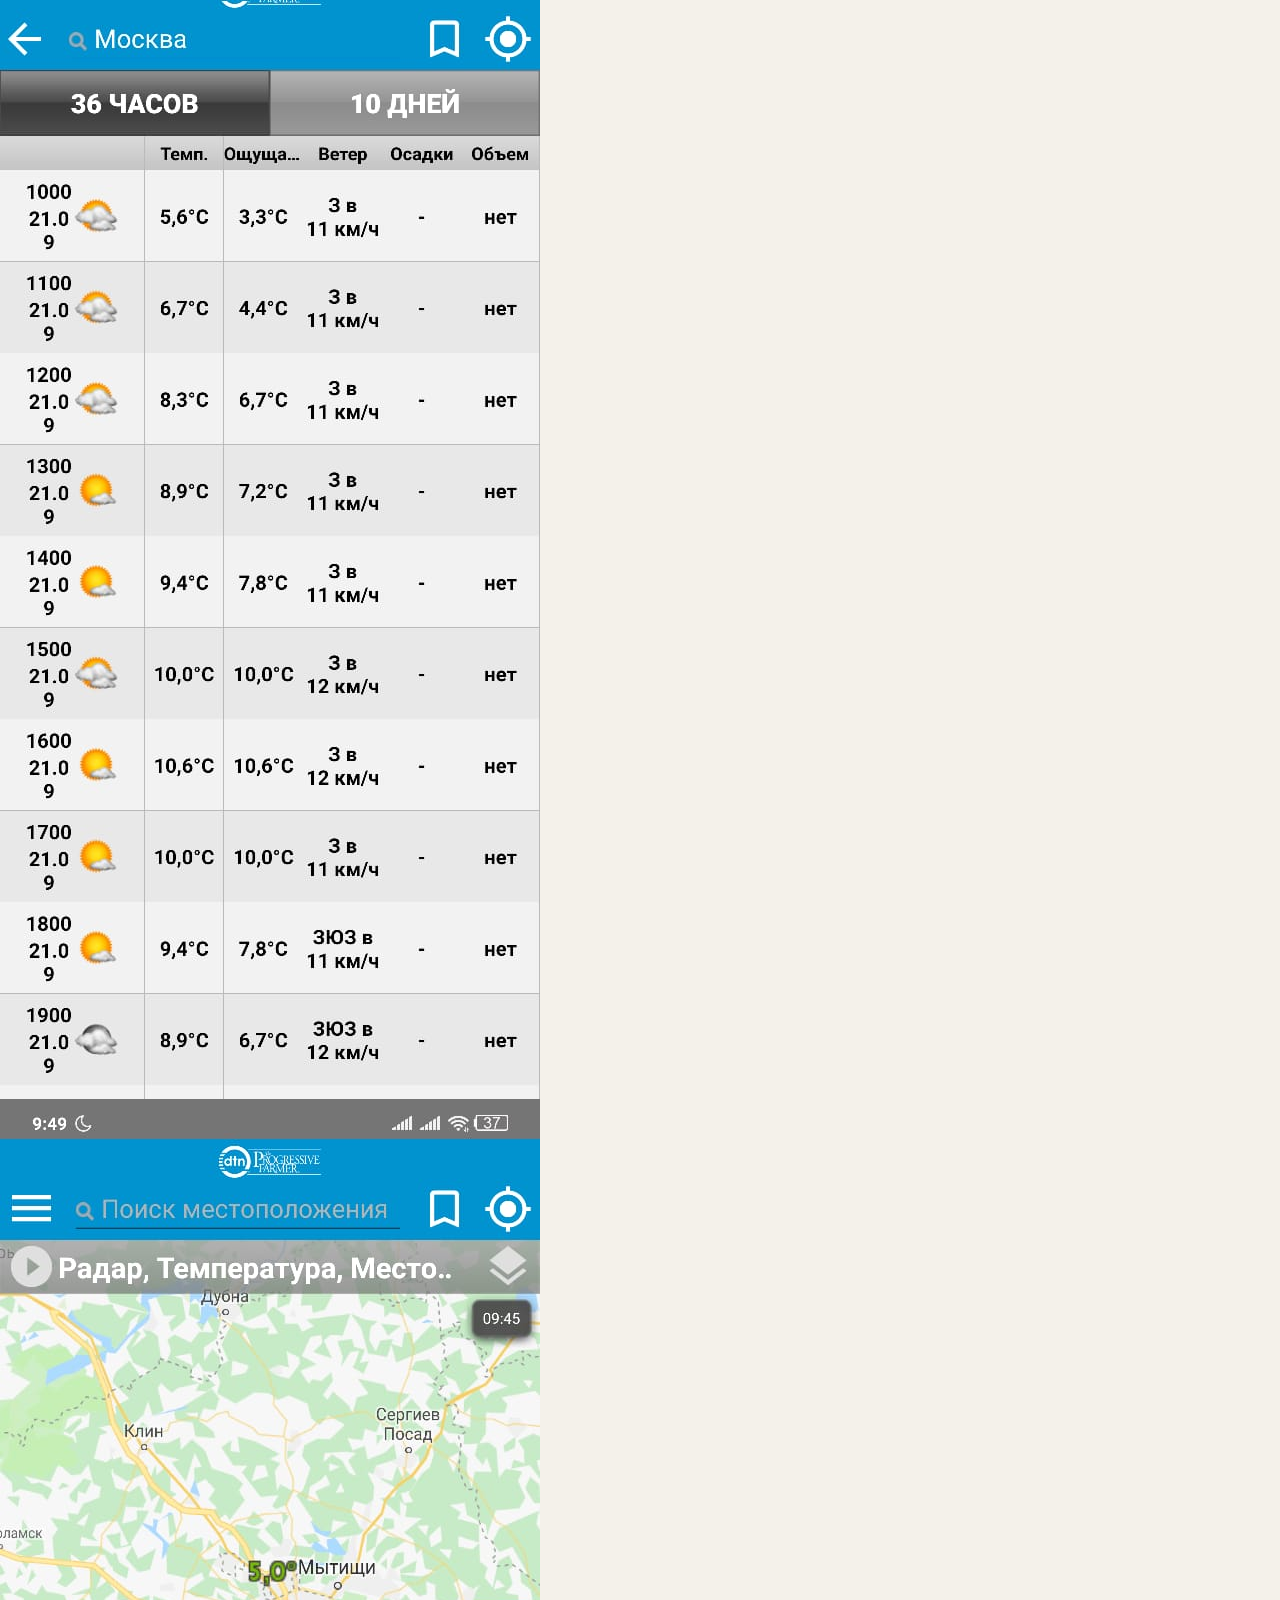
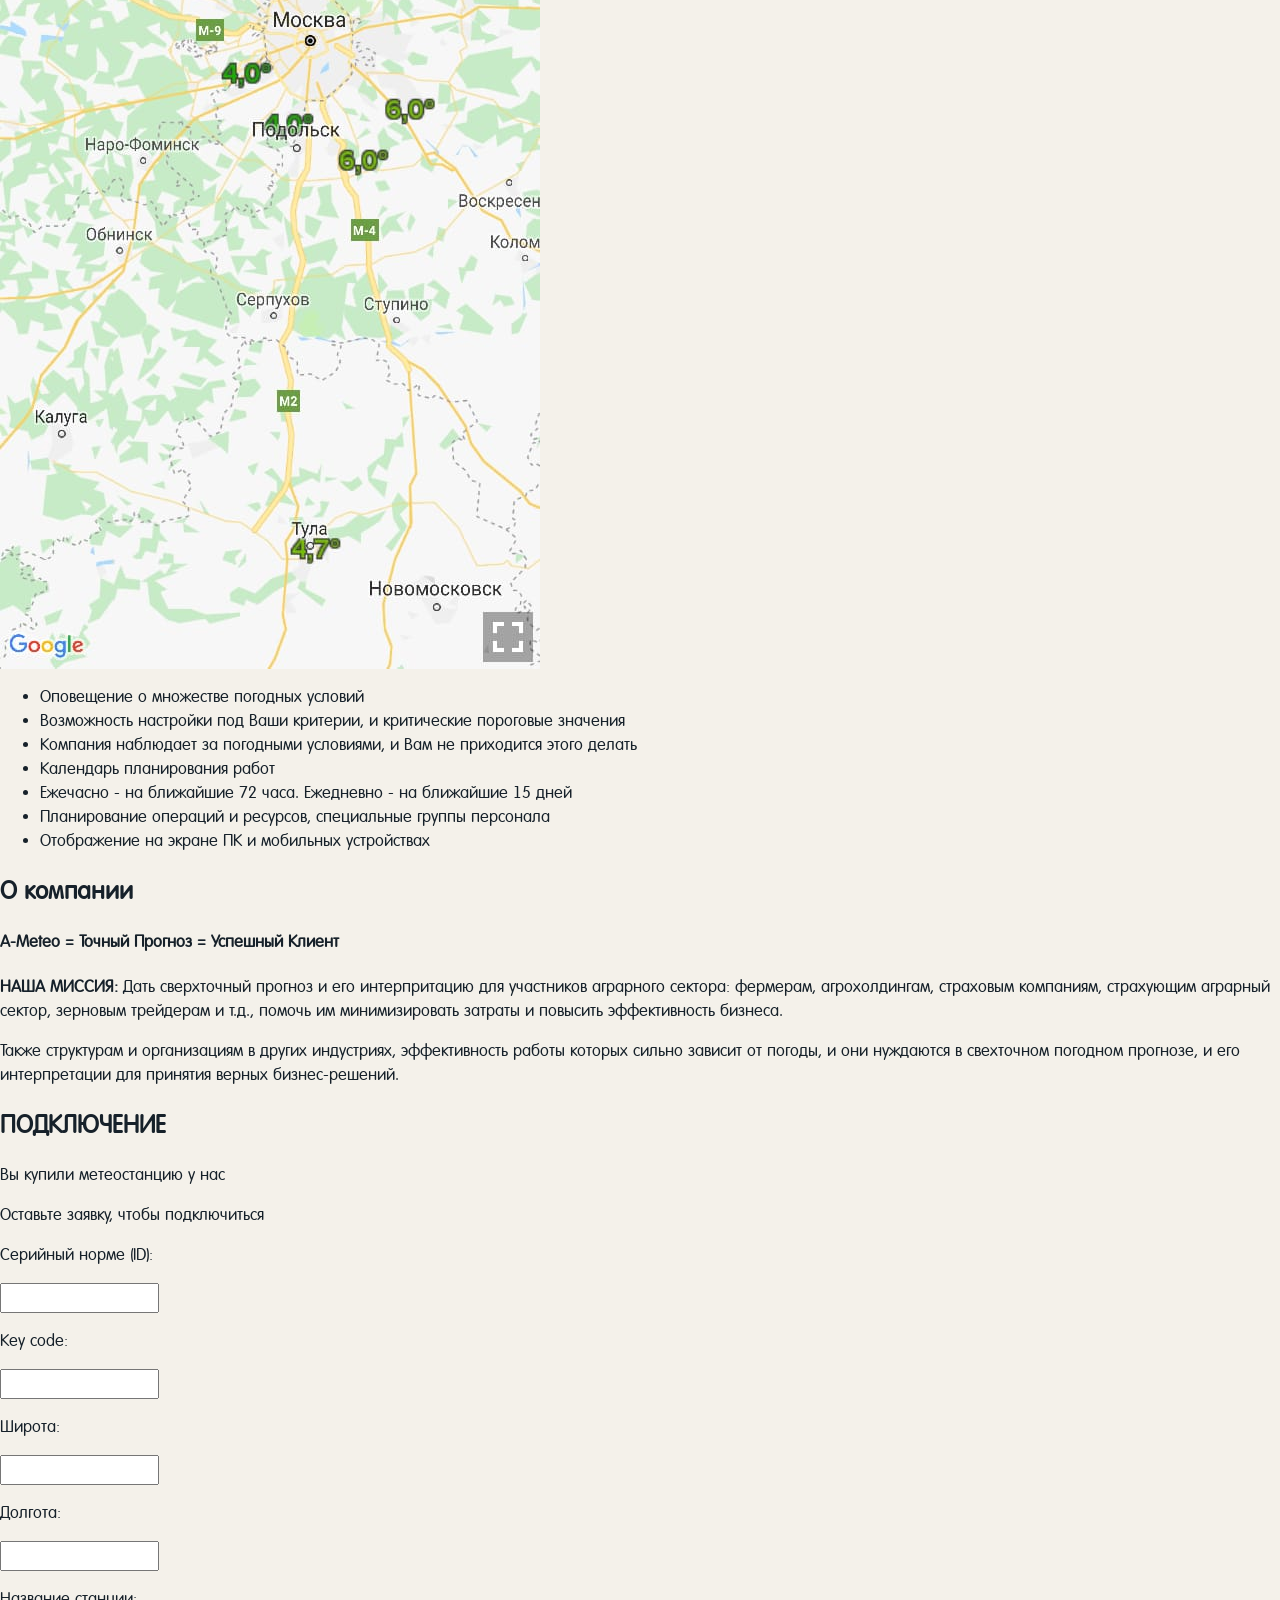
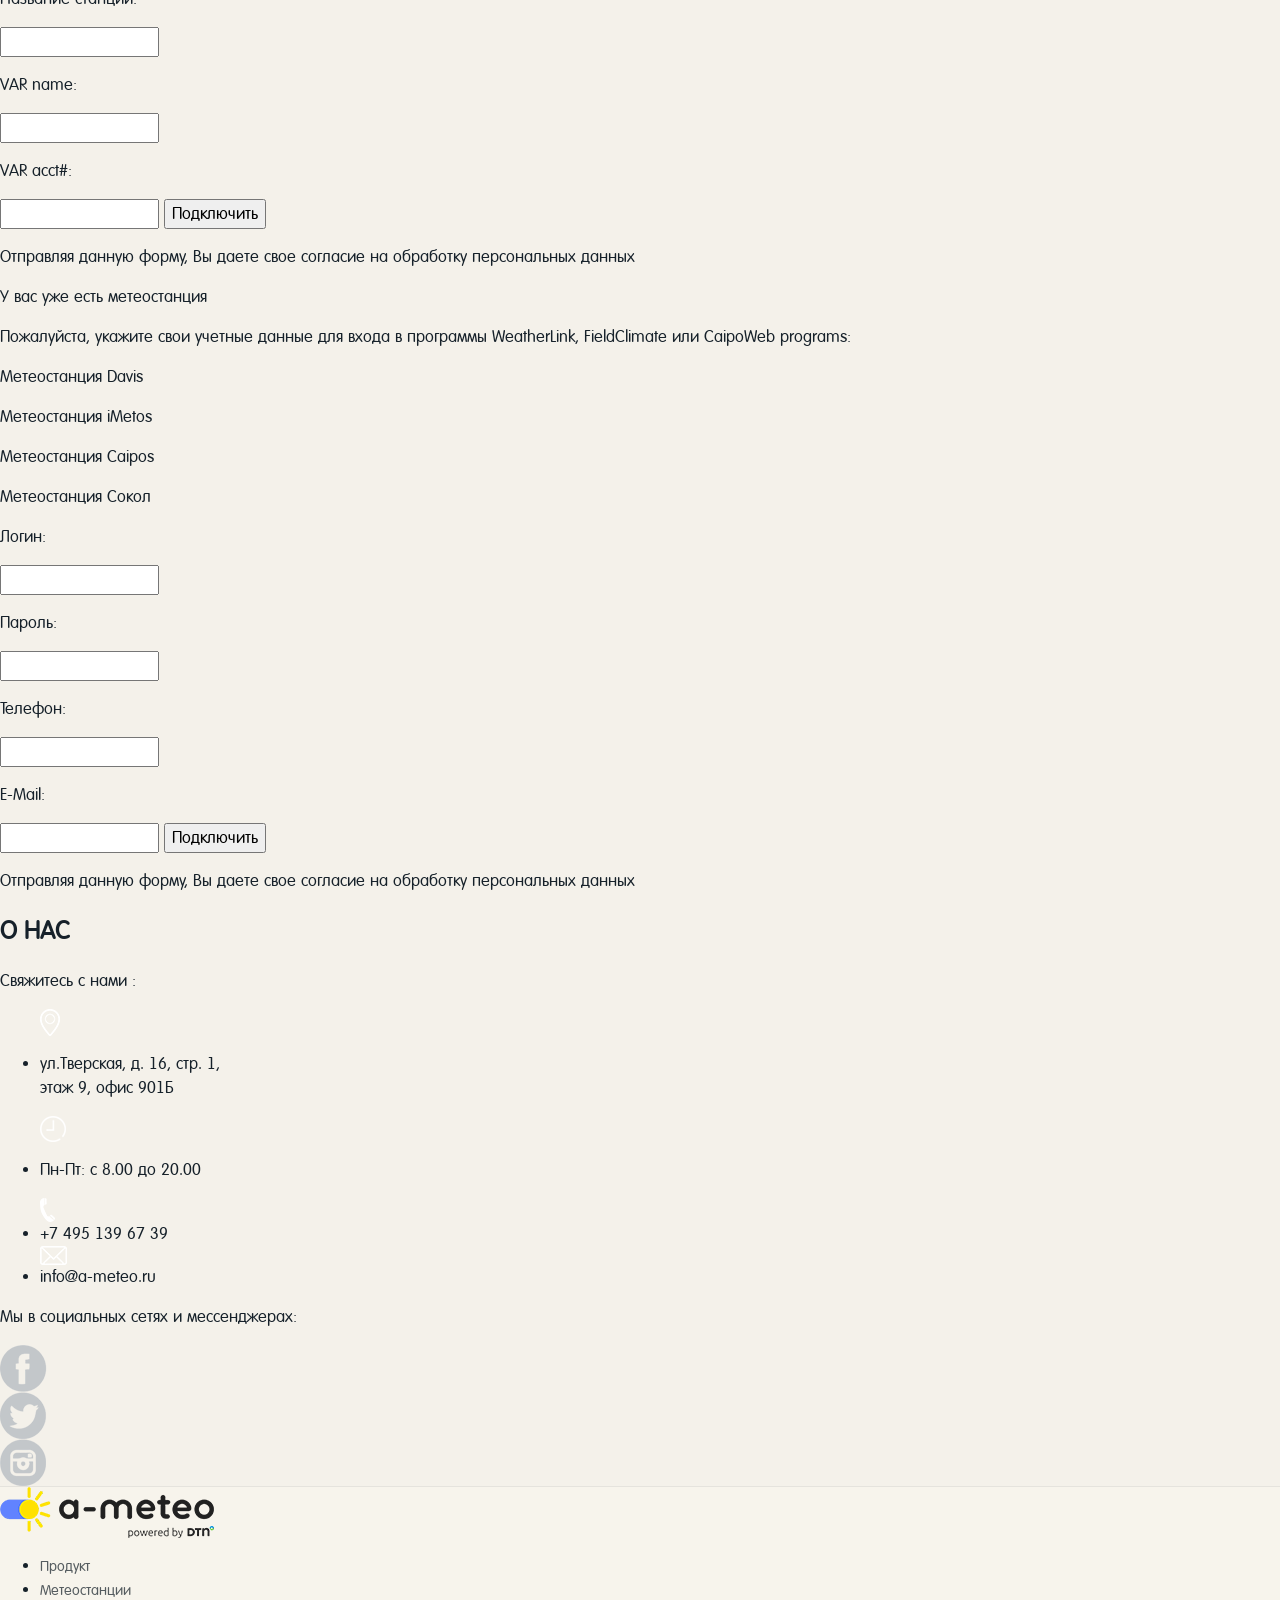
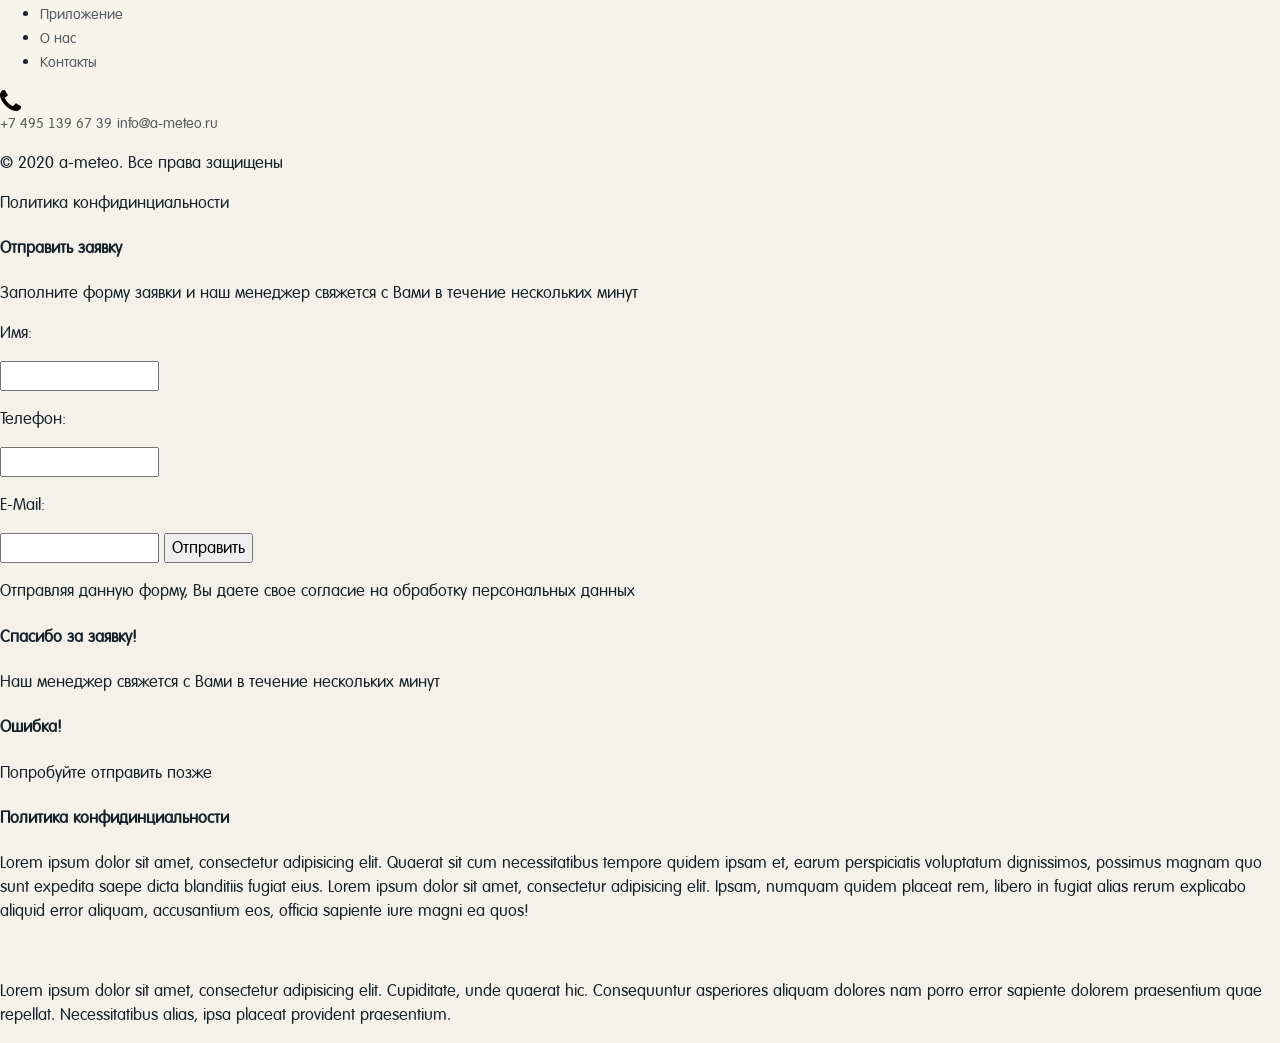
<file: __source.html>
<!DOCTYPE html>
<html lang="ru">

<head>
	<meta charset="utf-8">
	<title>А-метео - агрометеосервис, прогноз погоды для Фермеров</title>
	<meta name="description" content="Предлагаем сверхточный коммерческий метеорологический сервис и гиперлокальные метеостанции. Метеоданные для аграрного сектора РФ и других отраслей, эффективность которых завист от точности прогноза погоды">
	<meta http-equiv="X-UA-Compatible" content="IE=edge">
	<meta name="viewport" content="width=device-width, initial-scale=1, maximum-scale=1">
	<meta name="theme-color" content="#ffffff">
	<meta name="yandex-verification" content="82623106ce8476b7" />
	<meta name="msapplication-TileColor" content="#2b5797">
	<meta name="msapplication-config" content="img/favicon/browserconfig.xml">
	<link rel="apple-touch-icon" sizes="180x180" href="img/favicon/apple-touch-icon.png">
	<link rel="icon" type="image/png" sizes="32x32" href="img/favicon/favicon-32x32.png">
	<link rel="icon" type="image/png" sizes="16x16" href="img/favicon/favicon-16x16.png">
	<link rel="mask-icon" href="img/favicon/safari-pinned-tab.svg" color="#eb6246">
	<link rel="manifest" href="img/favicon/site.webmanifest">
	<link rel="shortcut icon" href="img/favicon/favicon.ico">

	<link rel="stylesheet" href="libs/fancybox/fancybox.css">
	<link rel="stylesheet" href="libs/owl/owl.carousel.css">
	<link rel="stylesheet" href="fonts/fonts.css">
	<link rel="stylesheet" href="css/main.css">
	
	<!-- Yandex.Metrika counter -->
<script type="text/javascript" >
   (function(m,e,t,r,i,k,a){m[i]=m[i]||function(){(m[i].a=m[i].a||[]).push(arguments)};
   m[i].l=1*new Date();k=e.createElement(t),a=e.getElementsByTagName(t)[0],k.async=1,k.src=r,a.parentNode.insertBefore(k,a)})
   (window, document, "script", "https://mc.yandex.ru/metrika/tag.js", "ym");

   ym(57388798, "init", {
        clickmap:true,
        trackLinks:true,
        accurateTrackBounce:true,
        webvisor:true
   });
</script>
<noscript><div><img src="https://mc.yandex.ru/watch/57388798" style="position:absolute; left:-9999px;" alt="" /></div></noscript>
<!-- /Yandex.Metrika counter -->
</head>

<body>

	<header>
		<div class="box">
			<div class="site-header">
				<div class="logo">
					<img src="img/logo.png" alt="Logo">
				</div>
				<div class="main-nav">
					<button class="menu_toggle">
						<span></span>
						<span></span>
						<span></span>
					</button>
					<ul class="menu">
						<li>
							<a href="#our-product">Продукт</a>
						</li>
						<li>
							<a href="#meteostations">Метеостанции</a>
						</li>
						<li>
							<a href="#app-block">Приложение</a>
						</li>
						<li>
							<a href="#about">О нас</a>
						</li>
						<li>
							<a href="#contacts-block">Контакты</a>
						</li>
					</ul>
				</div>
				<div class="header-info">
					<div class="contacts">
						<a href="tel:+74951396739" class="tel">
							<img src="img/telephone-icon.png" alt="telephone-icon">
							+7 495 139 67 39
						</a>
						<a href="mailto:info@a-meteo.ru">info@a-meteo.ru</a>
					</div>
					<a href="#" class="dft-button blue_theme">Войти в приложение</a>
					<div class="lang-switch">
						<a href="#" class="active">RU</a>
						<a href="index_eng.html">EN</a>
					</div>
				</div>
			</div>
		</div>
	</header>

	<main>
		<section class="hero">
			<div class="box">
				<div class="text">
					<div class="main-title">
						<p>профессиональный</p>
						<h1>АГРО МЕТЕО СЕРВИС</h1>
					</div>
					<p>Получите аналитические метеопоказания высокой точности, и рекомендации по их применению для принятия решений, обеспечивающих эффективность и прибыльность Вашего бизнеса</p>
					<div class="buttons-row">
						<a href="#form-modal" data-fancybox class="dft-button blue_theme form-toggle">Записаться на демонстрацию</a>
						<a href="#our-product" class="smoothscroll dft-button black_theme">Услуги и метеостанции</a>
					</div>
				</div>
			<!--	<div class="video_block">
					<a data-fancybox href="https://www.youtube.com/watch?v=_sI_Ps7JSEk" class="video_toggle">
						<div class="overlay">
							<div class="watermark">
								<img src="img/logo.png" alt="watermark">
							</div>
							<img src="img/play.png" alt="play bytton">
							<p>Гиперлокальные метеостанции</p>
						</div>
						<img src="img/video_bg.jpg" alt="video_bg">
					</a>
				</div>-->
			</div>
		</section>
		<div class="our-product" id="our-product">
			<div class="box">
				<div class="block-title">
					<h2>Наш продукт</h2>
				</div>
				<div class="our-product-items">
					<div class="product">
						<div class="image">
							<img src="img/prod_img_1.png" alt="Почасовой метеопрогноз на 14 дней">
						</div>
						<div class="name">
							<p>Почасовой метеопрогноз на <br>72 часа. Посуточный на 15 дней</p>
						</div>
					</div>
					<div class="product">
						<div class="image">
							<img src="img/prod_img_2.jpg" alt="Подписка “Погодный часовой” (WSO)">
						</div>
						<div class="name">
							<p>Подписка “Погодный Часовой” (WSO)</p>
						</div>
					</div>
				</div>
				<div class="text">
					<p>Предлагаем сверхточный метеопрогноз на индивидуальных полях</p>
					<p>При помощи высокоточных метеопоказаний и гиперокальных метеостанций, Вы можете принять <br>правильное решение при планировании технологических операций, сократить расходы и увеличить производство</p>
					<p>Вы сможете попробовать все агросервисные функции нашей информационной платформы <br>в режиме реального времени</p>
					<div class="buttons-row">
						<a href="#form-modal" data-fancybox class="form-toggle dft-button blue_theme">Получить пробный период прогноза</a>
						<a href="#connection" class="smoothscroll dft-button yellow_theme">Зарегистрировать свою метеостанцию</a>
					</div>
				</div>
			</div>
		</div>
		<div class="app-block" id="app-block">
			<div class="inner">
				<div class="title">
					<h2>Приложение “Погодный часовой” для каждой метеостанции</h2>
				</div>
				<p>Мобильное приложение может быть установлено на любых компьютерных и мобильных устройствах</p>
				<a href="#connection" class="smoothscroll dft-button blue_theme">Подключиться</a>
				<div class="buttons-row">
					<a href="#">
						<img src="img/google_play.png" alt="google play">
					</a>	
					<a href="#">
						<img src="img/app_store.png" alt="app store">
					</a>
				</div>
			</div>
		</div>
		<div class="meteostations" id="meteostations">
			<div class="box">
				<div class="block-title">
					<h2>Гиперлокальные метеостанции</h2>
				</div>
				<div class="meteostations-items">
					<div class="meteostation">
						<div class="image">
							<img src="img/attachment.png" alt="Кабельная">
						</div>
						<div class="name">
							<p>Кабельная</p>
						</div>
					</div>
					<div class="meteostation">
						<div class="image">
							<img src="img/attachment_2.png" alt="беспроводная">
						</div>
						<div class="name">
							<p>беспроводная</p>
						</div>
					</div>
				</div>
				<div class="text">
					<p>Осадки - Температура - Дни выращивания - Точка росы - Эвапотранспирация - Влажность воздуха Скорость и направление ветра - Влажность почвы - Влажность листьев (опционно) - Температура почвы - Солнечная радиация (опционно)</p>
					<a href="#form-modal" data-fancybox class="form-toggle dft-button blue_theme">Узнать характеристики и цену</a>
					<p>Бесплатно предоставим тест-драйв</p>
				</div>
			</div>
		</div>
		<div class="advantages">
			<div class="box">
				<div class="block-title white-title">
					<h2>преимущества нашего сервиса</h2>
				</div>
				<div class="advantages-items">
					<div class="item">
						<div class="icon">
							<img src="img/advantage_icon_1.png" alt="Уникальная технология">
						</div>
						<h5>Уникальная технология</h5>
						<p>Статический прогноз NCAR DICost совмещает в себе все модули в одну систему прогнозов. Модель прогнозов с “адаптивным обучением” Запатентованные системы метеорологического предупреждения GIS</p>
					</div>
					<div class="item">
						<div class="icon">
							<img src="img/advantage_icon_2.png" alt="Опытная команда">
						</div>
						<h5>Опытная команда</h5>
						<p>Свыше 100 профессиональных метеорологов, доступных 24 часа в сутки, 365 дней в году. 4 аттестованных метеоролога, аккредитованных Американским метеорологическим обществом. Бюро метеорологических прогнозов по всему миру</p>
					</div>
					<div class="item">
						<div class="icon">
							<img src="img/advantage_icon_3.png" alt="Прогнозы высокого качества">
						</div>
						<h5>Прогнозы высокого качества</h5>
						<p>По независимым оценкам агенства Forecastwatch компания занимает 1-ое место среди самых точных метеорологических прогнозов: 10 лет подряд в США и 2 года подряд в Европе На 40% точнее, чем у ведущих интернет - провайдеров</p>
					</div>
				</div>
			</div>
		</div>
		<div class="planning">
			<div class="box">
				<div class="block-title">
					<h2>оповещение и планирование</h2>
				</div>
				<div class="planning-inner">
					<div class="left">
						<div class="tablet">
							<img src="img/tablet-bg.png" alt="tablet">
						</div>
						<div class="phone_slider">
							<div class="slides">
								<img src="img/iphone-slide.jpg" alt="slide 1">
								<img src="img/screen1.png" alt="slide 2">
								<img src="img/screen2.png" alt="slide 3">
							</div>
							<div id="carousel-custom-dots" class="owl-dots">
								
							</div>
						</div>
					</div>
					<div class="right">
						<ul class="list">
							<li>Оповещение о множестве погодных условий</li>
							<li>Возможность настройки под Ваши критерии, и критические пороговые значения</li>
							<li>Компания наблюдает за погодными условиями, и Вам не приходится этого делать</li>
							<li>Календарь планирования работ</li>
							<li>Ежечасно - на ближайшие 72 часа. Ежедневно - на ближайшие 15 дней</li>
							<li>Планирование операций и ресурсов, специальные группы персонала</li>
							<li>Отображение на экране ПК и мобильных устройствах</li>
						</ul>
					</div>
				</div>
			</div>
		</div>
		<div class="about" id="about">
			<div class="box">
				<div class="block-title white-title">
					<h2>О компании</h2>
				</div>
				<div class="text">
					<h4>A-Meteo = Точный Прогноз = Успешный Клиент</h4>
					<p><strong>НАША МИССИЯ:</strong> Дать сверхточный прогноз и его интерпритацию для участников аграрного сектора: фермерам, агрохолдингам, страховым компаниям, страхующим аграрный сектор, зерновым трейдерам и т.д., помочь им минимизировать затраты и повысить эффективность бизнеса.</p>
					<p>Также структурам и организациям в других индустриях, эффективность работы которых сильно зависит от погоды, и они нуждаются в свехточном погодном прогнозе, и его интерпретации для принятия верных бизнес-решений.</p>
				</div>
			</div>
		</div>
		<div class="connection" id="connection">
			<div class="box">
				<div class="block-title">
					<h2>ПОДКЛЮЧЕНИЕ</h2>
				</div>
				<div class="forms">
					<div class="form">
						<form class="default-form">
							<input type="text" hidden="" name="donthasstation">
							<div class="title">
								<p>Вы купили метеостанцию у нас</p>
								<input type="text" name="title" hidden="" class="input-title" value="Купили метеостанцию у нас">
							</div>
							<p>Оставьте заявку, чтобы подключиться</p>
							<label>
								<p>Серийный норме (ID):</p>
								<input type="text" name="deviceid" required="">
							</label>
							<label>
								<p>Key code:</p>
								<input type="text" name="keycode" required="">
							</label>
							<label>
								<p>Широта:</p>
								<input type="text" name="latitude">
							</label>
							<label>
								<p>Долгота:</p>
								<input type="text" name="longitude">
							</label>
							<label>
								<p>Название станции:</p>
								<input type="text" name="stationname">
							</label>
							<label>
								<p>VAR name:</p>
								<input type="text" name="varname">
							</label>
							<label>
								<p>VAR acct#:</p>
								<input type="text" name="varacct">
							</label>
							<button class="submit dft-button blue_theme" type="submit">Подключить</button>
							<p class="tip">Отправляя данную форму, Вы даете свое согласие на обработку персональных данных</p>
						</form>
					</div>
					<div class="form">
						<form class="default-form">
							<input type="text" hidden="" name="hasstation">
							<div class="title">
								<p>У вас уже есть метеостанция</p>
								<input type="text" name="title" hidden="" class="input-title" value="Уже есть метеостанция">
							</div>
							<p>Пожалуйста, укажите свои учетные данные для входа в программы WeatherLink, FieldClimate или CaipoWeb programs:</p>
							<div class="radios">
								<label for="davis" class="radio">
									<input type="radio" name="meteostation" value="davis" id="davis" hidden="" required="">
									<span></span>
									<p>Метеостанция Davis</p>
								</label>
								<label for="imetos" class="radio">
									<input type="radio" name="meteostation" value="imetos" id="imetos" hidden="" required="">
									<span></span>
									<p>Метеостанция iMetos</p>
								</label>
								<label for="caipos" class="radio">
									<input type="radio" name="meteostation" value="caipos" id="caipos" hidden="" required="">
									<span></span>
									<p>Метеостанция Caipos</p>
								</label>
								<label for="salyt" class="radio">
									<input type="radio" name="meteostation" value="salyt" id="salyt" hidden="" required="">
									<span></span>
									<p>Метеостанция Сокол</p>
								</label>
							</div>
							<label>
								<p>Логин:</p>
								<input type="text" name="login" required="">
							</label>
							<label>
								<p>Пароль:</p>
								<input type="password" name="password" required="">
							</label>
							<label>
								<p>Телефон:</p>
								<input type="tel" name="phone" required="">
							</label>
							<label>
								<p>E-Mail:</p>
								<input type="email" name="email">
							</label>
							<button type="submit" class="submit dft-button blue_theme">Подключить</button>
							<p class="tip">Отправляя данную форму, Вы даете свое согласие на обработку персональных данных </p>
						</form>
					</div>
				</div>
			</div>
		</div>
		<div class="contacts-block" id="contacts-block">
			<div class="box">
				<div class="text">
					<div class="block-title white-title">
						<h2>О НАС</h2>
					</div>
					<p>Свяжитесь с нами :</p>
					<ul class="info">
						<li>
							<div class="icon">
								<img src="img/location.png" alt="location">
							</div>
							<p>ул.Тверская, д. 16, стр. 1, 

<br>этаж 9, офис 901Б</p>
						</li>
						<li>
							<div class="icon">
								<img src="img/time.png" alt="time">
							</div>
							<p>Пн-Пт: с 8.00 до 20.00</p>
						</li>
						<li>
							<div class="icon">
								<img src="img/phone-left.png" alt="phone-left">
							</div>
							<a href="tel:+74951396739">+7 495 139 67 39</a>
						</li>
						<li>
							<div class="icon">
								<img src="img/mail.png" alt="mail">
							</div>
							<a href="mailto:info@a-meteo.ru">info@a-meteo.ru</a>
						</li>
					</ul>
					<p>Мы в социальных сетях и мессенджерах:</p>
					<div class="socials">
						<a href="#"><img src="img/fb.png" alt="facebook"></a>
						<a href="#"><img src="img/twt.png" alt="twitter"></a>
						<a href="#"><img src="img/ig.png" alt="instagram"></a>
					</div>
				</div>
				<div class="map-block">
					<div id="map">
					<script type="text/javascript" charset="utf-8" async src="https://api-maps.yandex.ru/services/constructor/1.0/js/?um=constructor%3A298a35459934d41ac5f88d1896a13170dc51e22106427895d3fcee1c351e349a&amp;width=100%25&amp;height=700&amp;lang=ru_RU&amp;scroll=true"></script>
					</div>
				</div>
			</div>
		</div>
	</main>

	<footer>
		<div class="box">
			<div class="site-footer">
				<div class="logo">
					<img src="img/logo.png" alt="logo">
				</div>
				<ul class="foot-nav">
					<li><a href="#our-product">Продукт</a></li>
					<li><a href="#app-block">Метеостанции</a></li>
					<li><a href="#app-block">Приложение</a></li>
					<li><a href="#about">О нас</a></li>
					<li><a href="#contacts-block">Контакты</a></li>
				</ul>
				<div class="contacts">
					<a href="tel:+74951396739" class="tel"><img src="img/telephone-icon.png" alt="telephone-icon">+7 495 139 67 39</a>
					<a href="mailto:info@a-meteo.ru">info@a-meteo.ru</a>
				</div>
			</div>
			<div class="copyright">
				<p>© 2020 a-meteo. Все права защищены</p>
				<a href="#policy" data-fancybox>Политика конфидинциальности</a>
			</div>
		</div>
	</footer>
	
	<div class="hidden">
		<div class="custom-modal" id="form-modal">
			<h4>Отправить заявку</h4>
			<p>Заполните форму заявки и наш менеджер свяжется с Вами в течение нескольких минут</p>
			<form action="#" autocomplete="off" class="default-form">
				<input type="text" hidden="" name="modalform">
				<input type="text" name="title" hidden="" class="input-title">
				<label>
					<p>Имя:</p>
					<input type="text" name="name" required="">
				</label>
				<label>
					<p>Телефон:</p>
					<input type="tel" name="phone" required="">
				</label>
				<label>
					<p>E-Mail:</p>
					<input type="email" name="email" required="">
				</label>
				<button class="submit dft-button blue_theme" type="submit">Отправить</button>
				<p class="tip">Отправляя данную форму, Вы даете свое согласие на обработку персональных данных </p>
			</form>
		</div>
		<div class="custom-modal" id="thanks">
			<h4>Спасибо за заявку!</h4>
			<p>Наш менеджер свяжется с Вами в течение нескольких минут</p>
		</div>
		<div class="custom-modal" id="error-form">
			<h4>Ошибка!</h4>
			<p>Попробуйте отправить позже</p>
		</div>
		<div class="custom-modal" id="policy">
			<h4>Политика конфидинциальности</h4>
			<p>Lorem ipsum dolor sit amet, consectetur adipisicing elit. Quaerat sit cum necessitatibus tempore quidem ipsam et, earum perspiciatis voluptatum dignissimos, possimus magnam quo sunt expedita saepe dicta blanditiis fugiat eius. Lorem ipsum dolor sit amet, consectetur adipisicing elit. Ipsam, numquam quidem placeat rem, libero in fugiat alias rerum explicabo aliquid error aliquam, accusantium eos, officia sapiente iure magni ea quos!</p>
			<br>
			<p>Lorem ipsum dolor sit amet, consectetur adipisicing elit. Cupiditate, unde quaerat hic. Consequuntur asperiores aliquam dolores nam porro error sapiente dolorem praesentium quae repellat. Necessitatibus alias, ipsa placeat provident praesentium.</p>
		</div>
	</div>

	<script src="libs/jquery/jquery.min.js"></script>
	<script src="libs/fancybox/fancybox.js"></script>
	<script src="libs/owl/owl.carousel.js"></script>
	<script src="js/main.js"></script>
</body>
</html>
</file>
<file: fonts/fonts.css>
@font-face {
	font-family: 'Gilroy Light';
	src: url('Gilroy-Light.eot');
	src: url('Gilroy-Light.eot?#iefix') format('embedded-opentype'),
	url('Gilroy-Light.woff') format('woff'),
	url('Gilroy-Light.ttf') format('truetype');
	font-weight: normal;
	font-style: normal;
}
@font-face {
	font-family: 'Futura Bold';
	src: url('futurabold.ttf');
	font-weight: normal;
	font-style: normal;
}
@font-face {
	font-family: 'Futura Regular';
	src: url('futuraregular.ttf');
	font-weight: normal;
	font-style: normal;
}
</file>
<file: css/main.css>
:root {
  --bg: #f4f1ea;
  --bg-strong: #10161d;
  --surface: #ffffff;
  --surface-muted: #ede7dd;
  --text: #16212a;
  --text-soft: rgba(22, 33, 42, 0.72);
  --line: rgba(255, 255, 255, 0.14);
  --line-dark: rgba(22, 33, 42, 0.12);
  --accent: #d6a62d;
  --accent-deep: #af8523;
  --container: 1200px;
  --radius: 26px;
  --shadow: 0 22px 60px rgba(16, 22, 29, 0.16);
}

* {
  box-sizing: border-box;
}

html {
  scroll-behavior: smooth;
  color-scheme: light;
}

body {
  margin: 0;
  min-width: 320px;
  background: var(--bg);
  color: var(--text);
  font-family: "Futura Regular", Arial, sans-serif;
  line-height: 1.5;
  overflow-x: hidden;
}

img {
  display: block;
  max-width: 100%;
  height: auto;
}

a {
  color: inherit;
  text-decoration: none;
}

h1,
h2,
h3,
.highlight {
  text-wrap: balance;
  hyphens: auto;
}

p,
li,
span,
a {
  overflow-wrap: break-word;
}

button,
input,
textarea {
  font: inherit;
}

.container {
  width: min(var(--container), calc(100% - 40px));
  margin: 0 auto;
}

.section {
  position: relative;
  padding: 110px 0;
}

.section-dark {
  color: #f7f4ec;
}

.site-header {
  position: sticky;
  top: 0;
  z-index: 40;
  backdrop-filter: blur(18px);
  background: rgba(16, 22, 29, 0.78);
  border-bottom: 1px solid rgba(255, 255, 255, 0.08);
}

.header-inner {
  display: grid;
  grid-template-columns: auto 1fr auto;
  align-items: center;
  gap: 28px;
  min-height: 88px;
}

.brand img {
  width: 206px;
}

.brand {
  display: inline-flex;
  align-items: center;
  padding: 10px 14px;
  border-radius: 18px;
  background: rgba(255, 255, 255, 0.96);
  box-shadow: 0 8px 24px rgba(0, 0, 0, 0.12);
}

.site-nav {
  display: flex;
  align-items: center;
  justify-content: center;
  gap: 26px;
}

.site-nav a,
.contact-link {
  position: relative;
  color: rgba(255, 255, 255, 0.86);
  font-size: 15px;
  letter-spacing: 0.01em;
}

.site-nav a::after,
.contact-link::after {
  content: "";
  position: absolute;
  left: 0;
  bottom: -6px;
  width: 100%;
  height: 1px;
  background: var(--accent);
  transform: scaleX(0);
  transform-origin: left;
  transition: transform 180ms ease;
}

.site-nav a:hover::after,
.contact-link:hover::after {
  transform: scaleX(1);
}

.header-actions {
  display: flex;
  align-items: center;
  gap: 18px;
}

.button {
  display: inline-flex;
  align-items: center;
  justify-content: center;
  min-height: 54px;
  padding: 0 24px;
  border: 1px solid transparent;
  border-radius: 999px;
  font-size: 15px;
  letter-spacing: 0.02em;
  transition: transform 180ms ease, border-color 180ms ease, background-color 180ms ease, color 180ms ease;
}

.button:hover {
  transform: translateY(-1px);
}

.button-primary {
  background: var(--accent);
  color: #10161d;
}

.button-primary:hover {
  background: #e2b647;
}

.button-secondary {
  border-color: rgba(255, 255, 255, 0.24);
  color: #f7f4ec;
  background: rgba(255, 255, 255, 0.05);
}

.button-secondary:hover {
  border-color: var(--accent);
  color: #ffffff;
}

.connection .button-secondary {
  border-color: var(--line-dark);
  color: var(--text);
  background: #fff;
}

.connection .button-secondary:hover {
  border-color: var(--accent);
  color: var(--text);
  background: #fbf5e7;
}

.button-ghost {
  border-color: var(--line-dark);
  color: var(--text);
  background: transparent;
}

.button-ghost:hover {
  border-color: var(--accent);
}

.nav-toggle {
  display: none;
  width: 52px;
  height: 52px;
  padding: 0;
  border: 1px solid rgba(255, 255, 255, 0.16);
  border-radius: 50%;
  background: transparent;
}

.nav-toggle span {
  display: block;
  width: 18px;
  height: 2px;
  margin: 5px auto;
  background: #fff;
  transition: transform 180ms ease, opacity 180ms ease;
}

.hero {
  min-height: calc(100svh - 88px);
  display: flex;
  align-items: center;
  overflow: clip;
}

.hero-media,
.hero-overlay,
.advantages-media,
.advantages-overlay,
.about-media,
.about-overlay,
.contacts-media,
.contacts-overlay {
  position: absolute;
  inset: 0;
}

.hero-media {
  background:
    linear-gradient(90deg, rgba(16, 22, 29, 0.78) 0%, rgba(16, 22, 29, 0.34) 46%, rgba(16, 22, 29, 0.52) 100%),
    url("../img/hero_bg.jpg") center/cover no-repeat;
  transform: scale(1.03);
}

.hero-overlay {
  background:
    radial-gradient(circle at top left, rgba(214, 166, 45, 0.22), transparent 28%),
    linear-gradient(180deg, rgba(16, 22, 29, 0.15), rgba(16, 22, 29, 0.34));
}

.hero-content,
.advantages-content,
.about-content,
.contacts-content {
  position: relative;
  z-index: 2;
}

.hero-content {
  padding-top: 90px;
  padding-bottom: 90px;
  max-width: 760px;
}

.eyebrow,
.section-kicker {
  display: inline-flex;
  align-items: center;
  gap: 12px;
  text-transform: uppercase;
  letter-spacing: 0.16em;
  font-size: 12px;
  color: rgba(247, 244, 236, 0.82);
}

.eyebrow::before,
.section-kicker::before {
  content: "";
  width: 52px;
  height: 1px;
  background: var(--accent);
}

.hero h1 {
  margin: 22px 0 0;
  font-family: "Futura Bold", Arial, sans-serif;
  font-size: clamp(42px, 7vw, 84px);
  line-height: 0.96;
  letter-spacing: 0.01em;
  text-transform: uppercase;
}

.hero-lead {
  max-width: 640px;
  margin: 28px 0 0;
  font-size: clamp(18px, 2.3vw, 24px);
  color: rgba(247, 244, 236, 0.84);
}

.hero-actions {
  display: flex;
  flex-wrap: wrap;
  gap: 14px;
  margin-top: 34px;
}

.hero-metrics {
  display: grid;
  grid-template-columns: repeat(3, minmax(0, 1fr));
  gap: 18px;
  margin: 54px 0 0;
  padding: 0;
  list-style: none;
}

.hero-metrics li {
  padding-top: 18px;
  border-top: 1px solid rgba(255, 255, 255, 0.18);
}

.hero-metrics strong {
  display: block;
  font-family: "Futura Bold", Arial, sans-serif;
  font-size: 28px;
}

.hero-metrics span {
  display: block;
  margin-top: 8px;
  color: rgba(247, 244, 236, 0.72);
  font-size: 14px;
}

.section-head {
  max-width: 760px;
  margin-bottom: 48px;
}

.section-head .section-kicker {
  color: var(--accent-deep);
}

.section-head h2 {
  margin: 18px 0 0;
  font-family: "Futura Bold", Arial, sans-serif;
  font-size: clamp(32px, 4.5vw, 54px);
  line-height: 1.02;
  letter-spacing: 0.01em;
}

.section-head p {
  margin: 18px 0 0;
  font-size: 18px;
  color: var(--text-soft);
}

.feature-grid,
.station-grid,
.advantage-grid,
.about-grid,
.connection-grid,
.contacts-grid {
  display: grid;
  gap: 28px;
}

.feature-grid {
  grid-template-columns: 1.35fr 1fr;
}

.section-subhead {
  max-width: 760px;
  margin: 56px 0 30px;
}

.section-subhead h3 {
  margin: 0;
  font-family: "Futura Bold", Arial, sans-serif;
  font-size: clamp(26px, 3.4vw, 38px);
  line-height: 1.08;
}

.section-subhead p {
  margin: 14px 0 0;
  font-size: 17px;
  color: var(--text-soft);
}

.feature,
.station-card,
.connection-panel {
  background: rgba(255, 255, 255, 0.7);
  border: 1px solid rgba(22, 33, 42, 0.08);
  border-radius: var(--radius);
  overflow: hidden;
  box-shadow: var(--shadow);
}

.feature-large {
  grid-row: span 1;
}

.feature-image {
  background: #ddd6ca;
}

.feature-image img {
  width: 100%;
  height: 100%;
  object-fit: cover;
}

.feature-large .feature-image {
  min-height: 360px;
}

.feature:not(.feature-large) .feature-image {
  min-height: 280px;
}

.feature-copy,
.station-copy,
.connection-panel {
  padding: 28px;
}

.feature-copy h3,
.station-copy h3,
.advantage-item h3,
.connection-panel h3 {
  margin: 0;
  font-family: "Futura Bold", Arial, sans-serif;
  font-size: 28px;
  line-height: 1.06;
}

.feature-copy p,
.station-copy p,
.advantage-item p,
.connection-panel p,
.about-text p {
  margin: 16px 0 0;
  color: var(--text-soft);
  font-size: 17px;
}

.feature-list {
  margin: 22px 0 0;
  padding: 0;
  list-style: none;
}

.feature-list li {
  position: relative;
  padding-left: 22px;
  margin-top: 12px;
  color: var(--text);
}

.feature-list li::before {
  content: "";
  position: absolute;
  left: 0;
  top: 0.72em;
  width: 8px;
  height: 8px;
  border-radius: 50%;
  background: var(--accent);
  transform: translateY(-50%);
}

.station-grid {
  grid-template-columns: repeat(3, minmax(0, 1fr));
}

.station-card {
  display: grid;
  grid-template-columns: 1fr;
  align-items: start;
  overflow: visible;
  background: transparent;
  border: 0;
  box-shadow: none;
}

.station-art {
  position: relative;
  padding: 22px;
  border-radius: 26px;
  background: linear-gradient(180deg, rgba(239, 231, 210, 0.9), rgba(241, 235, 223, 0.72));
  border: 1px solid rgba(214, 166, 45, 0.16);
}

.station-art::after {
  content: "";
  position: absolute;
  inset: 22px -22px -22px 22px;
  border-radius: 26px;
  background: rgba(214, 166, 45, 0.12);
  z-index: -1;
}

.station-art img {
  width: 100%;
  aspect-ratio: 1 / 1;
  object-fit: contain;
  background: #fff;
  border-radius: 20px;
}

.station-copy {
  padding: 26px 8px 0 0;
}

.sensor-strip {
  display: flex;
  flex-wrap: wrap;
  gap: 12px;
  margin-top: 30px;
}

.sensor-strip span {
  padding: 10px 14px;
  border-radius: 999px;
  border: 1px solid var(--line-dark);
  color: var(--text-soft);
  background: rgba(255, 255, 255, 0.48);
}

.advantages {
  overflow: clip;
}

.advantages-media {
  background:
    linear-gradient(180deg, rgba(16, 22, 29, 0.55), rgba(16, 22, 29, 0.76)),
    url("../img/advantages_bg.png") center/cover no-repeat;
  transform: scale(1.04);
}

.advantages-overlay {
  background: linear-gradient(90deg, rgba(0, 0, 0, 0.28), rgba(0, 0, 0, 0.08));
}

.advantages .section-head .section-kicker,
.about .section-head .section-kicker,
.contacts .section-head .section-kicker {
  color: #f3cc63;
}

.advantages .section-head p,
.about .section-head p,
.contacts .section-head p {
  color: rgba(247, 244, 236, 0.76);
}

.contacts .section-head h2 {
  color: #f7f4ec;
}

.advantage-grid {
  grid-template-columns: repeat(3, minmax(0, 1fr));
}

.advantage-item {
  padding: 34px 28px;
  border-top: 1px solid rgba(255, 255, 255, 0.16);
}

.advantage-item img {
  width: 88px;
  height: 88px;
  object-fit: contain;
}

.advantage-item h3 {
  margin-top: 24px;
  color: #f7f4ec;
}

.advantage-item p {
  color: rgba(247, 244, 236, 0.76);
}

.about {
  overflow: clip;
}

.about-media {
  background:
    linear-gradient(180deg, rgba(30, 43, 16, 0.55), rgba(30, 43, 16, 0.7)),
    url("../img/about-bg.png") center/cover no-repeat;
  transform: scale(1.03);
}

.about-overlay {
  background:
    linear-gradient(90deg, rgba(9, 14, 9, 0.24), rgba(9, 14, 9, 0.4)),
    radial-gradient(circle at top right, rgba(214, 166, 45, 0.1), transparent 30%);
}

.about-grid {
  grid-template-columns: 0.95fr 1.4fr;
  align-items: start;
}

.highlight {
  margin: 0;
  font-family: "Futura Bold", Arial, sans-serif;
  font-size: clamp(28px, 4vw, 54px);
  line-height: 1;
  color: #f3cc63;
}

.about-text p {
  color: rgba(247, 244, 236, 0.9);
}

.applications {
  background: linear-gradient(180deg, rgba(255, 255, 255, 0.35), rgba(255, 255, 255, 0));
}

.application-list {
  display: grid;
  gap: 0;
  border-top: 1px solid rgba(22, 33, 42, 0.14);
}

.application-item {
  display: grid;
  grid-template-columns: 320px 1fr;
  gap: 36px;
  padding: 28px 0;
  border-bottom: 1px solid rgba(22, 33, 42, 0.14);
  align-items: start;
}

.application-thumb {
  height: 220px;
  border-radius: 18px;
  background-size: cover;
  background-position: center;
  box-shadow: var(--shadow);
}

.application-thumb-resort {
  background-image:
    linear-gradient(180deg, rgba(12, 83, 136, 0.05), rgba(8, 42, 84, 0.18)),
    url("../img/sferimg/img1.jpg");
}

.application-thumb-science {
  background-image:
    linear-gradient(180deg, rgba(39, 74, 124, 0.08), rgba(15, 27, 58, 0.22)),
    url("../img/sferimg/img2.jpg");
}

.application-thumb-industry {
  background-image:
    linear-gradient(180deg, rgba(22, 31, 48, 0.12), rgba(22, 31, 48, 0.38)),
    url("../img/sferimg/img3.jpg");
}

.application-thumb-meteo {
  background-image:
    linear-gradient(180deg, rgba(90, 107, 124, 0.12), rgba(39, 48, 63, 0.2)),
    url("../img/sferimg/img4.jpg");
  background-size: contain;
  background-repeat: no-repeat;
  background-color: #e9edf2;
}

.application-thumb-home {
  background-image:
    linear-gradient(180deg, rgba(140, 98, 62, 0.06), rgba(86, 56, 33, 0.2)),
    url("../img/sferimg/img5.jpg");
}

.application-thumb-energy {
  background-image:
    linear-gradient(180deg, rgba(77, 64, 113, 0.08), rgba(33, 28, 56, 0.26)),
    url("../img/sferimg/img6.jpg");
}

.application-thumb-build {
  background-image:
    linear-gradient(180deg, rgba(179, 129, 47, 0.08), rgba(91, 67, 23, 0.24)),
    url("../img/sferimg/img7.jpg");
}

.application-thumb-reserve {
  background-image:
    linear-gradient(180deg, rgba(53, 92, 53, 0.08), rgba(27, 58, 29, 0.22)),
    url("../img/sferimg/img8.jpg");
}

.application-thumb-agro {
  background-image:
    linear-gradient(180deg, rgba(53, 92, 53, 0.06), rgba(27, 58, 29, 0.18)),
    url("../img/sferimg/img9.jpg");
}

.application-copy h3 {
  margin: 8px 0 0;
  font-family: "Futura Bold", Arial, sans-serif;
  font-size: clamp(28px, 3.2vw, 36px);
  line-height: 1.08;
}

.application-copy p {
  margin: 18px 0 0;
  color: var(--text-soft);
  font-size: 17px;
}

.application-copy a {
  display: inline-block;
  margin-top: 20px;
  color: #006b91;
  font-family: "Futura Bold", Arial, sans-serif;
  font-size: 18px;
}


.contacts {
  overflow: clip;
}

.contacts-media {
  background:
    linear-gradient(180deg, rgba(16, 22, 29, 0.76), rgba(16, 22, 29, 0.88)),
    url("../img/contacts_bg.png") center/cover no-repeat;
  transform: scale(1.03);
}

.contacts-overlay {
  background: linear-gradient(90deg, rgba(0, 0, 0, 0.28), rgba(0, 0, 0, 0.16));
}

.contacts-grid {
  grid-template-columns: 0.72fr 1.28fr;
  align-items: start;
}

.contacts-list {
  display: grid;
  gap: 18px;
  padding-top: 14px;
}

.contact-row {
  display: grid;
  gap: 6px;
  padding-bottom: 18px;
  border-bottom: 1px solid rgba(255, 255, 255, 0.12);
}

.contact-row strong {
  color: #f3cc63;
  font-family: "Futura Bold", Arial, sans-serif;
  font-size: 14px;
  text-transform: uppercase;
  letter-spacing: 0.08em;
}

.contact-row span,
.contact-row a {
  color: rgba(247, 244, 236, 0.9);
  font-size: 18px;
}

.contact-form {
  padding: 34px;
  border-radius: 28px;
  background: linear-gradient(180deg, rgba(244, 242, 236, 0.96), rgba(238, 233, 224, 0.92));
  border: 1px solid rgba(255, 255, 255, 0.16);
  box-shadow: 0 24px 60px rgba(6, 10, 16, 0.28);
  color: var(--text);
}

.contact-form-head h3 {
  margin: 10px 0 0;
  font-family: "Futura Bold", Arial, sans-serif;
  font-size: clamp(28px, 3vw, 38px);
  line-height: 1.05;
}

.contact-form-head p {
  margin: 14px 0 0;
  color: var(--text-soft);
  font-size: 17px;
}

.contact-form-kicker {
  display: inline-flex;
  align-items: center;
  gap: 10px;
  font-family: "Futura Bold", Arial, sans-serif;
  font-size: 12px;
  letter-spacing: 0.16em;
  text-transform: uppercase;
  color: var(--accent-deep);
}

.contact-form-kicker::before {
  content: "";
  width: 42px;
  height: 1px;
  background: var(--accent);
}

.contact-form-grid {
  display: grid;
  grid-template-columns: repeat(2, minmax(0, 1fr));
  gap: 18px 16px;
  margin-top: 28px;
}

.field {
  display: grid;
  gap: 8px;
}

.field span {
  color: rgba(22, 33, 42, 0.74);
  font-size: 13px;
  letter-spacing: 0.04em;
  text-transform: uppercase;
}

.field input,
.field textarea {
  width: 100%;
  padding: 16px 18px;
  border: 1px solid rgba(22, 33, 42, 0.12);
  border-radius: 18px;
  background: rgba(255, 255, 255, 0.96);
  color: var(--text);
  outline: none;
  box-shadow: inset 0 1px 2px rgba(16, 22, 29, 0.04);
  transition: border-color 180ms ease, box-shadow 180ms ease;
}

.field textarea {
  min-height: 128px;
  resize: vertical;
}

.field input::placeholder,
.field textarea::placeholder {
  color: rgba(22, 33, 42, 0.42);
}

.field input:focus,
.field textarea:focus {
  border-color: rgba(214, 166, 45, 0.8);
  box-shadow: 0 0 0 4px rgba(214, 166, 45, 0.14);
}

.field-wide {
  grid-column: 1 / -1;
}

.contact-form-actions {
  display: flex;
  align-items: center;
  justify-content: space-between;
  gap: 18px;
  margin-top: 26px;
}

.contact-form-actions .button {
  min-width: 232px;
}

.contact-form-actions p {
  max-width: 380px;
  margin: 0;
  color: var(--text-soft);
  font-size: 15px;
}

.site-footer {
  border-top: 1px solid rgba(22, 33, 42, 0.08);
  background: #f7f4ec;
}

.footer-inner {
  display: flex;
  align-items: center;
  justify-content: space-between;
  gap: 24px;
  min-height: 98px;
}

.footer-brand img {
  width: 180px;
}

.footer-brand {
  background: transparent;
  box-shadow: none;
  padding: 0;
}

.site-footer p,
.site-footer a {
  margin: 0;
  color: var(--text-soft);
  font-size: 14px;
}

.reveal {
  opacity: 0;
  transform: translateY(24px);
  transition: opacity 700ms ease, transform 700ms ease;
}

.reveal.is-visible {
  opacity: 1;
  transform: translateY(0);
}

@media (prefers-reduced-motion: reduce) {
  html {
    scroll-behavior: auto;
  }

  .reveal,
  .button,
  .site-nav a::after,
  .contact-link::after {
    transition: none;
  }

  .reveal {
    opacity: 1;
    transform: none;
  }
}

@media (max-width: 1100px) {
  .header-inner {
    grid-template-columns: auto auto 1fr;
  }

  .nav-toggle {
    display: inline-block;
    justify-self: end;
  }

  .site-nav {
    position: absolute;
    top: 88px;
    left: 20px;
    right: 20px;
    display: grid;
    gap: 14px;
    padding: 18px;
    border-radius: 24px;
    border: 1px solid rgba(255, 255, 255, 0.08);
    background: rgba(16, 22, 29, 0.96);
    opacity: 0;
    pointer-events: none;
    transform: translateY(-8px);
    transition: opacity 180ms ease, transform 180ms ease;
  }

  .site-header.menu-open .site-nav {
    opacity: 1;
    pointer-events: auto;
    transform: translateY(0);
  }

  .site-header.menu-open .nav-toggle span:first-child {
    transform: translateY(7px) rotate(45deg);
  }

  .site-header.menu-open .nav-toggle span:last-child {
    transform: translateY(-7px) rotate(-45deg);
  }

  .header-actions {
    justify-self: end;
  }

  .feature-grid,
  .station-grid,
  .advantage-grid,
  .about-grid,
  .contacts-grid {
    grid-template-columns: 1fr;
  }

  .contact-form-grid {
    grid-template-columns: 1fr;
  }

  .contact-form-actions {
    align-items: flex-start;
    flex-direction: column;
  }

  .hero-metrics {
    grid-template-columns: 1fr;
  }

  .application-item {
    grid-template-columns: 1fr;
    gap: 20px;
  }
}

@media (max-width: 780px) {
  .section {
    padding: 72px 0;
  }

  .container {
    width: min(var(--container), calc(100% - 28px));
  }

  .header-inner {
    grid-template-columns: auto auto;
    gap: 14px;
    min-height: 78px;
  }

  .brand img {
    width: 172px;
  }

  .header-actions {
    display: none;
  }

  .hero {
    min-height: auto;
  }

  .hero-content {
    padding-top: 56px;
    padding-bottom: 56px;
  }

  .hero h1 {
    font-size: clamp(34px, 10vw, 52px);
    line-height: 0.98;
  }

  .section-head {
    margin-bottom: 34px;
  }

  .section-head h2 {
    font-size: clamp(28px, 8vw, 40px);
    line-height: 1.04;
  }

  .section-subhead {
    margin: 42px 0 24px;
  }

  .section-subhead h3,
  .feature-copy h3,
  .station-copy h3,
  .advantage-item h3,
  .application-copy h3,
  .contact-form-head h3 {
    font-size: clamp(24px, 7vw, 32px);
    line-height: 1.08;
  }

  .hero-lead,
  .section-head p,
  .feature-copy p,
  .station-copy p,
  .advantage-item p,
  .about-text p,
  .contact-row span,
  .contact-row a,
  .contact-form-head p,
  .contact-form-actions p {
    font-size: 16px;
  }

  .hero-actions {
    flex-direction: column;
    gap: 12px;
    margin-top: 28px;
  }

  .hero-actions .button {
    width: 100%;
  }

  .hero-metrics {
    gap: 14px;
    margin-top: 34px;
  }

  .hero-metrics li {
    padding-top: 14px;
  }

  .hero-metrics strong {
    font-size: 24px;
  }

  .hero-metrics span {
    font-size: 13px;
  }

  .feature-copy,
  .station-copy {
    padding: 22px;
  }

  .station-copy {
    padding-top: 20px;
  }

  .sensor-strip {
    gap: 10px;
    margin-top: 24px;
  }

  .sensor-strip span {
    padding: 9px 12px;
    font-size: 13px;
  }

  .advantage-item {
    padding: 28px 0 0;
  }

  .application-item {
    padding: 22px 0;
    gap: 16px;
  }

  .application-copy p {
    margin-top: 14px;
    font-size: 16px;
  }

  .application-copy a {
    margin-top: 16px;
    font-size: 17px;
  }

  .contact-form {
    padding: 24px 20px;
    border-radius: 22px;
  }

  .contact-form-head h3 {
    font-size: 28px;
  }

  .contact-form-grid {
    margin-top: 22px;
  }

  .field input,
  .field textarea {
    padding: 15px 16px;
    border-radius: 16px;
  }

  .contact-form-actions .button {
    width: 100%;
    min-width: 0;
  }

  .feature-large .feature-image,
  .feature:not(.feature-large) .feature-image {
    min-height: 220px;
  }

  .application-thumb {
    height: 200px;
  }

  .footer-inner {
    min-height: auto;
    padding: 28px 0;
    align-items: flex-start;
    flex-direction: column;
  }
}

@media (max-width: 560px) {
  .section {
    padding: 64px 0;
  }

  .container {
    width: min(var(--container), calc(100% - 22px));
  }

  .brand {
    padding: 8px 10px;
    border-radius: 14px;
  }

  .brand img {
    width: 154px;
  }

  .hero-content {
    padding-top: 48px;
    padding-bottom: 48px;
  }

  .hero h1 {
    font-size: clamp(31px, 11vw, 40px);
  }

  .hero-lead {
    margin-top: 20px;
  }

  .button {
    min-height: 50px;
    padding: 0 20px;
    font-size: 14px;
  }

  .section-head h2 {
    font-size: clamp(26px, 8.6vw, 34px);
  }

  .section-subhead h3,
  .feature-copy h3,
  .station-copy h3,
  .advantage-item h3,
  .application-copy h3,
  .contact-form-head h3 {
    font-size: clamp(22px, 7.2vw, 28px);
  }

  .feature-copy,
  .station-copy {
    padding: 20px 18px;
  }

  .station-art {
    padding: 16px;
    border-radius: 20px;
  }

  .station-art::after {
    inset: 16px -16px -16px 16px;
    border-radius: 20px;
  }

  .station-art img {
    border-radius: 16px;
  }

  .application-thumb {
    height: 180px;
    border-radius: 14px;
  }

  .contact-form {
    padding: 20px 16px;
  }

  .contact-form-grid {
    gap: 14px;
  }

  .field span {
    font-size: 12px;
  }
}

@media (max-width: 420px) {
  .header-inner {
    min-height: 72px;
  }

  .nav-toggle {
    width: 48px;
    height: 48px;
  }

  .hero h1 {
    font-size: 29px;
  }

  .hero-lead,
  .section-head p,
  .feature-copy p,
  .station-copy p,
  .advantage-item p,
  .about-text p,
  .application-copy p,
  .contact-row span,
  .contact-row a,
  .contact-form-head p,
  .contact-form-actions p {
    font-size: 15px;
  }

  .hero-metrics strong {
    font-size: 22px;
  }

  .section-head {
    margin-bottom: 28px;
  }

  .sensor-strip span {
    width: 100%;
    text-align: center;
  }
}
</file>
